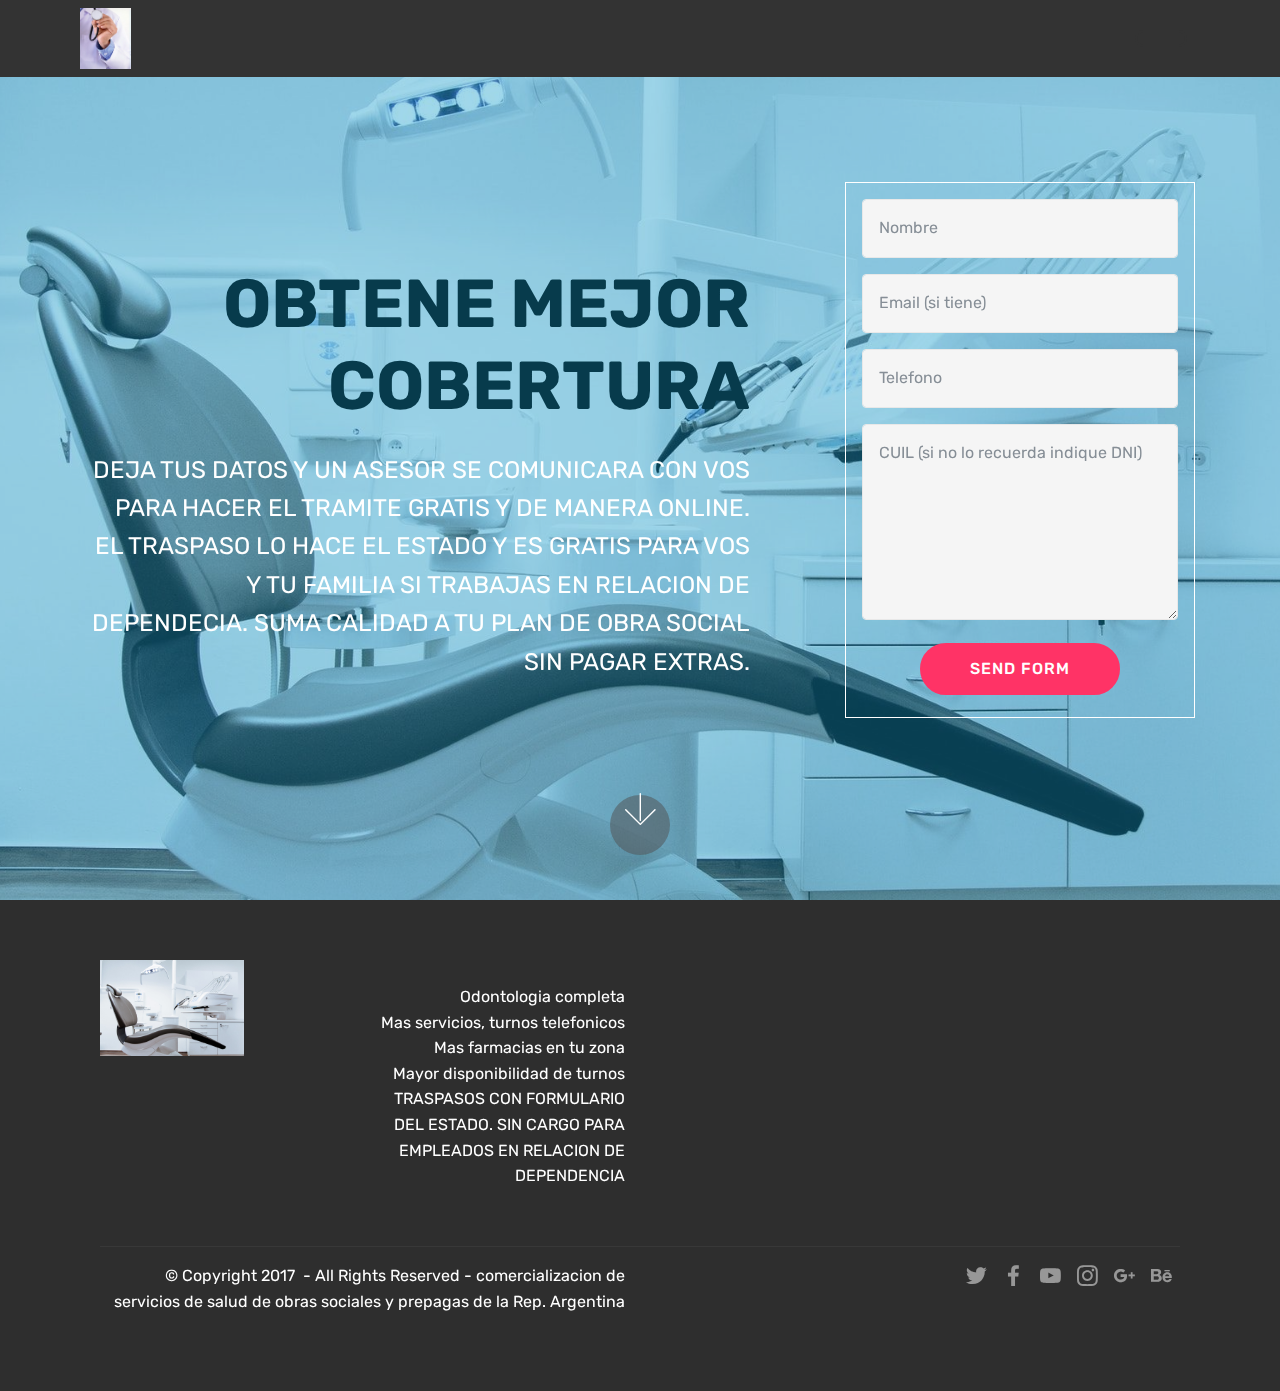
<file: index.html>
<!DOCTYPE html>
<html>
<head>
  <!-- Site made with Mobirise Website Builder v4.2.2, https://mobirise.com -->
  <meta charset="UTF-8">
  <meta http-equiv="X-UA-Compatible" content="IE=edge">
  <meta name="generator" content="Mobirise v4.2.2, mobirise.com">
  <meta name="viewport" content="width=device-width, initial-scale=1">
  <link rel="shortcut icon" href="assets/images/campaa1-470x565.jpg" type="image/x-icon">
  <meta name="description" content="">
  <title>Home</title>
  <link rel="stylesheet" href="assets/web/assets/mobirise-icons/mobirise-icons.css">
  <link rel="stylesheet" href="assets/tether/tether.min.css">
  <link rel="stylesheet" href="assets/bootstrap/css/bootstrap.min.css">
  <link rel="stylesheet" href="assets/bootstrap/css/bootstrap-grid.min.css">
  <link rel="stylesheet" href="assets/bootstrap/css/bootstrap-reboot.min.css">
  <link rel="stylesheet" href="assets/socicon/css/styles.css">
  <link rel="stylesheet" href="assets/dropdown/css/style.css">
  <link rel="stylesheet" href="assets/theme/css/style.css">
  <link rel="stylesheet" href="assets/mobirise/css/mbr-additional.css" type="text/css">
  
  
  
</head>
<body>
<section class="menu cid-qtlqsXWztq" once="menu" id="menu1-g" data-rv-view="188">

    

    <nav class="navbar navbar-expand beta-menu navbar-dropdown align-items-center navbar-fixed-top navbar-toggleable-sm">
        <button class="navbar-toggler navbar-toggler-right" type="button" data-toggle="collapse" data-target="#navbarSupportedContent" aria-controls="navbarSupportedContent" aria-expanded="false" aria-label="Toggle navigation">
            <div class="hamburger">
                <span></span>
                <span></span>
                <span></span>
                <span></span>
            </div>
        </button>
        <div class="menu-logo">
            <div class="navbar-brand">
                <span class="navbar-logo">
                    
                         <img src="assets/images/campaa1-470x565.jpg" alt="Mobirise" title="" media-simple="true" style="height: 3.8rem;">
                    
                </span>
                <span class="navbar-caption-wrap"><a class="navbar-caption text-white display-4" href="https://mobirise.com"></a></span>
            </div>
        </div>
        <div class="collapse navbar-collapse" id="navbarSupportedContent">
            <ul class="navbar-nav nav-dropdown" data-app-modern-menu="true"><li class="nav-item">
                    <a class="nav-link link text-white display-4" href="https://mobirise.com">&nbsp; &nbsp; &nbsp; &nbsp; &nbsp;</a>
                </li>
                <li class="nav-item">
                    <a class="nav-link link text-white display-4" href="https://mobirise.com">&nbsp;&nbsp;</a>
                </li></ul>
            <div class="navbar-buttons mbr-section-btn"><a class="btn btn-sm btn-black display-4" href="https://mobirise.com"></a></div>
        </div>
    </nav>
</section>

<section class="engine"><a href="https://mobirise.co/d">website software</a></section><section class="cid-qtlsgCsxDX mbr-fullscreen mbr-parallax-background" id="header15-k" data-rv-view="185">

    

    <div class="mbr-overlay" style="opacity: 0.4; background-color: rgb(20, 157, 204);"></div>

    <div class="container align-right">
<div class="row">
    <div class="mbr-white col-lg-8 col-md-7 content-container">
        <h1 class="mbr-section-title mbr-bold pb-3 mbr-fonts-style display-1"><br>OBTENE MEJOR COBERTURA</h1>
        <p class="mbr-text pb-3 mbr-fonts-style display-5">
            DEJA TUS DATOS Y UN ASESOR SE COMUNICARA CON VOS PARA HACER EL TRAMITE GRATIS Y DE MANERA ONLINE. EL TRASPASO LO HACE EL ESTADO Y ES GRATIS PARA VOS Y TU FAMILIA SI TRABAJAS EN RELACION DE DEPENDECIA. SUMA CALIDAD A TU PLAN DE OBRA SOCIAL SIN PAGAR EXTRAS.</p>
    </div>
    <div class="col-lg-4 col-md-5">
    <div class="form-container">
        <div class="media-container-column" data-form-type="formoid">
            <div data-form-alert="" hidden="" class="align-center">Listo! te contactaremos a la brevedad, debido a la gran cantidad de consultas, puede demorar mas de 24 hs. Gracias</div>
            <form class="mbr-form" action="https://mobirise.com/" method="post" data-form-title="Mobirise Form"><input type="hidden" data-form-email="true" value="b9CY/vmAol3F2bDs54n47Gs8uqkSbZKfoH+lYcP2edKFKEwj6CXdQbBkkTLDiQdR1DlmWSf/uNgnWyMimqWUsLXZSjg1mW2fI6qanvW3suCkxI915cawj75nOMdVLczz">
                <div data-for="name">
                    <div class="form-group">
                        <input type="text" class="form-control px-3" name="name" data-form-field="Name" placeholder="Nombre" required="" id="name-header15-k">
                    </div>
                </div>
                <div data-for="email">
                    <div class="form-group">
                        <input type="email" class="form-control px-3" name="email" data-form-field="Email" placeholder="Email (si tiene)" required="" id="email-header15-k">
                    </div>
                </div>
                <div data-for="phone">
                    <div class="form-group">
                        <input type="tel" class="form-control px-3" name="phone" data-form-field="Phone" placeholder="Telefono" id="phone-header15-k">
                    </div>
                </div>
                <div class="form-group" data-for="message">
                    <textarea type="text" class="form-control px-3" name="message" rows="7" placeholder="CUIL (si no lo recuerda indique DNI)" data-form-field="Message" id="message-header15-k"></textarea>
                </div>
                <span class="input-group-btn">
                    <button href="" type="submit" class="btn btn-secondary btn-form display-4">SEND FORM</button>
                </span>
            </form>
        </div>
    </div>
    </div>
</div>
    </div>
    <div class="mbr-arrow hidden-sm-down" aria-hidden="true">
        <a href="#next">
            <i class="mbri-down mbr-iconfont"></i>
        </a>
    </div>
</section>

<section class="cid-qtlqt9gknt" id="footer1-f" data-rv-view="190">

    

    

    <div class="container">
        <div class="media-container-row content text-white">
            <div class="col-12 col-md-3">
                <div class="media-wrap">
                    
                        <img src="assets/images/mbr-1620x1080.jpg" alt="Mobirise" title="" media-simple="true">
                    
                </div>
            </div>
            <div class="col-12 col-md-3 mbr-fonts-style display-7">
                <h5 class="pb-3"></h5>
                <p class="mbr-text">Odontologia completa<br>Mas servicios, turnos telefonicos<br>Mas farmacias en tu zona <br>Mayor disponibilidad de turnos<br>TRASPASOS CON FORMULARIO DEL ESTADO. SIN CARGO PARA EMPLEADOS EN RELACION DE DEPENDENCIA<br>&nbsp; &nbsp; &nbsp; &nbsp; &nbsp; &nbsp; &nbsp; &nbsp; &nbsp;<br></p>
            </div>
            <div class="col-12 col-md-3 mbr-fonts-style display-7">
                <h5 class="pb-3"></h5>
                <p class="mbr-text"></p>
            </div>
            <div class="col-12 col-md-3 mbr-fonts-style display-7">
                <h5 class="pb-3"></h5>
                <p class="mbr-text"></p>
            </div>
        </div>
        <div class="footer-lower">
            <div class="media-container-row">
                <div class="col-sm-12">
                    <hr>
                </div>
            </div>
            <div class="media-container-row mbr-white">
                <div class="col-sm-6 copyright">
                    <p class="mbr-text mbr-fonts-style display-7">
                        © Copyright 2017 &nbsp;- All Rights Reserved - comercializacion de servicios de salud de obras sociales y prepagas de la Rep. Argentina</p>
                </div>
                <div class="col-md-6">
                    <div class="social-list align-right">
                        <div class="soc-item">
                            <a href="https://twitter.com" target="_blank">
                                <span class="mbr-iconfont mbr-iconfont-social socicon-twitter socicon" media-simple="true"></span>
                            </a>
                        </div>
                        <div class="soc-item">
                            <a href="https://www.facebook.com/traspasosobrasocial/" target="_blank">
                                <span class="mbr-iconfont mbr-iconfont-social socicon-facebook socicon" media-simple="true"></span>
                            </a>
                        </div>
                        <div class="soc-item">
                            <a href="https://www.youtube.com/watch?v=J1DUVOtjE8Q" target="_blank">
                                <span class="mbr-iconfont mbr-iconfont-social socicon-youtube socicon" media-simple="true"></span>
                            </a>
                        </div>
                        <div class="soc-item">
                            <a href="https://instagram.com" target="_blank">
                                <span class="mbr-iconfont mbr-iconfont-social socicon-instagram socicon" media-simple="true"></span>
                            </a>
                        </div>
                        <div class="soc-item">
                            <a href="https://plus.google.com/u/0/+Mobirise" target="_blank">
                                <span class="socicon-googleplus socicon mbr-iconfont mbr-iconfont-social" media-simple="true"></span>
                            </a>
                        </div>
                        <div class="soc-item">
                            <a href="https://www.behance.net/Mobirise" target="_blank">
                                <span class="socicon-behance socicon mbr-iconfont mbr-iconfont-social" media-simple="true"></span>
                            </a>
                        </div>
                    </div>
                </div>
            </div>
        </div>
    </div>
</section>


  <script src="assets/web/assets/jquery/jquery.min.js"></script>
  <script src="assets/popper/popper.min.js"></script>
  <script src="assets/tether/tether.min.js"></script>
  <script src="assets/bootstrap/js/bootstrap.min.js"></script>
  <script src="assets/smooth-scroll/smooth-scroll.js"></script>
  <script src="assets/dropdown/js/script.min.js"></script>
  <script src="assets/touch-swipe/jquery.touch-swipe.min.js"></script>
  <script src="assets/jarallax/jarallax.min.js"></script>
  <script src="assets/theme/js/script.js"></script>
  <script src="assets/formoid/formoid.min.js"></script>
  
  
</body>
</html>
</file>
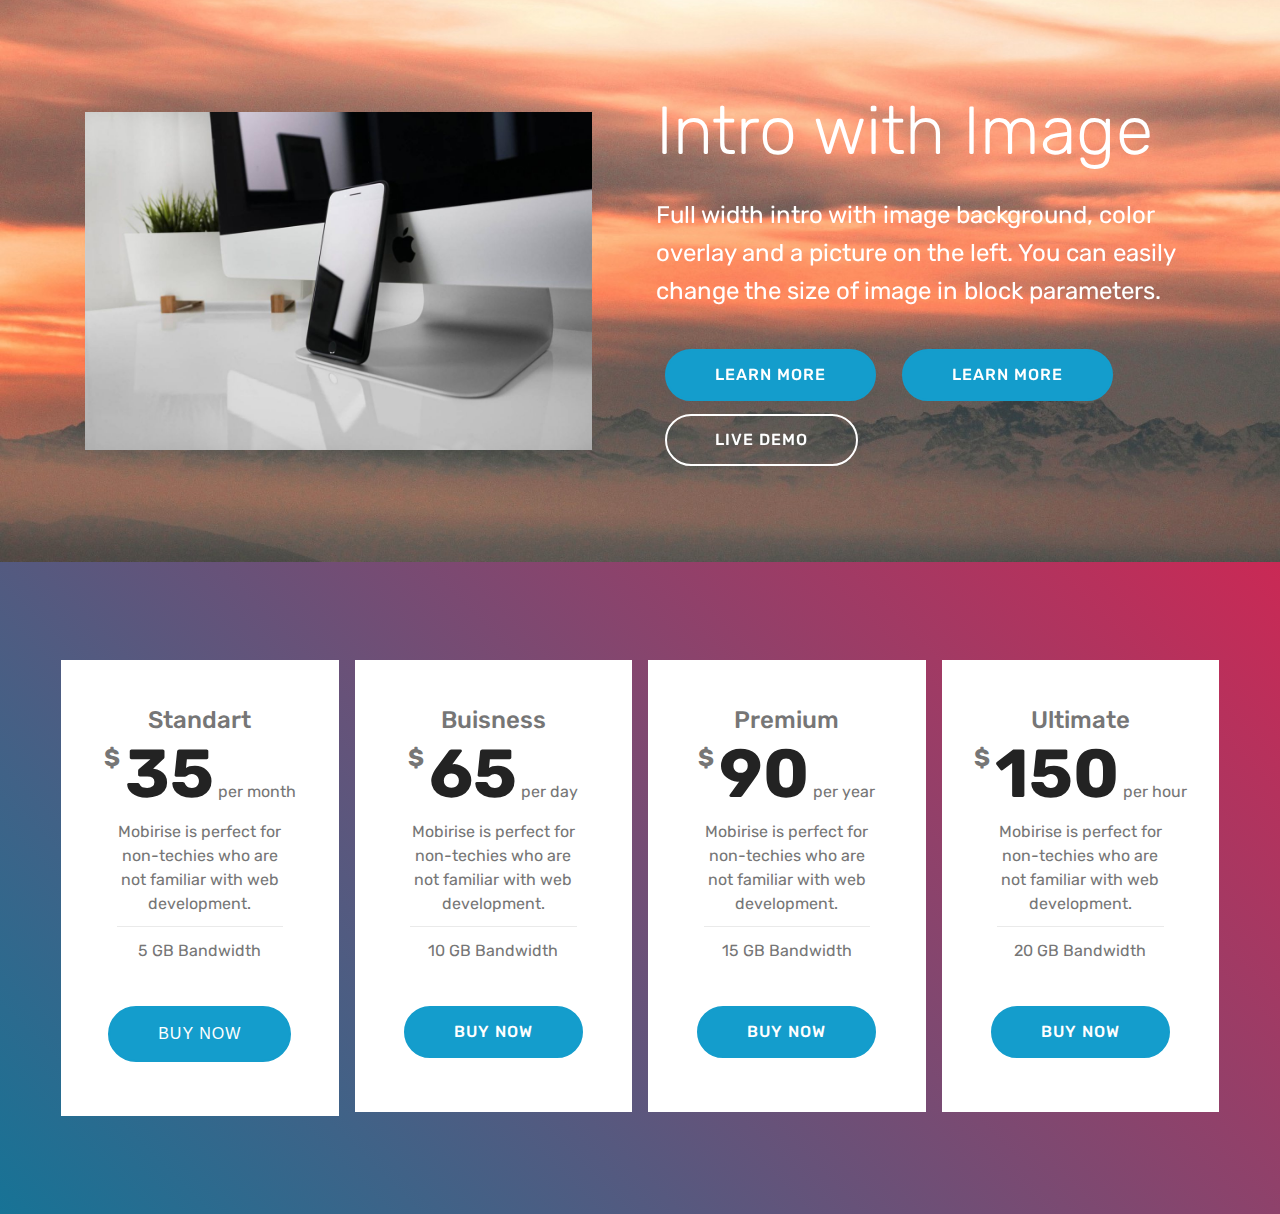
<file: page1.html>
<!DOCTYPE html>
<html>
<head>
  <!-- Site made with Mobirise Website Builder v4.2.2, https://mobirise.com -->
  <meta charset="UTF-8">
  <meta http-equiv="X-UA-Compatible" content="IE=edge">
  <meta name="generator" content="Mobirise v4.2.2, mobirise.com">
  <meta name="viewport" content="width=device-width, initial-scale=1">
  <link rel="shortcut icon" href="assets/images/campaa1-470x565.jpg" type="image/x-icon">
  <meta name="description" content="">
  <title>Page 1</title>
  <link rel="stylesheet" href="assets/tether/tether.min.css">
  <link rel="stylesheet" href="assets/bootstrap/css/bootstrap.min.css">
  <link rel="stylesheet" href="assets/bootstrap/css/bootstrap-grid.min.css">
  <link rel="stylesheet" href="assets/bootstrap/css/bootstrap-reboot.min.css">
  <link rel="stylesheet" href="assets/theme/css/style.css">
  <link rel="stylesheet" href="assets/mobirise/css/mbr-additional.css" type="text/css">
  
  
  
</head>
<body>
<section class="header3 cid-qtmFiEhzdH mbr-parallax-background" id="header3-t" data-rv-view="225">

    

    

    <div class="container">
        <div class="media-container-row">
            <div class="mbr-figure" style="width: 100%;">
                <img src="assets/images/01.jpg" alt="Mobirise" media-simple="true">
            </div>

            <div class="media-content">
                <h1 class="mbr-section-title mbr-white pb-3 mbr-fonts-style display-1">
                    Intro with Image
                </h1>
                
                <div class="mbr-section-text mbr-white pb-3 ">
                    <p class="mbr-text mbr-fonts-style display-5">
                        Full width intro with image background, color overlay and a picture on the left. You can easily change the size of image in block parameters.
                    </p>
                </div>
                <div class="mbr-section-btn"><a class="btn btn-md btn-primary display-4" href="https://mobirise.com">LEARN MORE</a> <a class="btn btn-md btn-primary display-4" href="https://mobirise.com">LEARN MORE</a>
                    <a class="btn btn-md btn-white-outline display-4" href="https://mobirise.com">LIVE DEMO</a></div>
            </div>
        </div>
    </div>

</section>

<section class="engine"><a href="https://mobirise.co/n">bootstrap modal form</a></section><section class="cid-qtmE7ruv6I" id="pricing-tables1-s" data-rv-view="228">

    

    
    <div class="container">
        <div class="media-container-row">

            <div class="plan col-12 mx-2 my-2 justify-content-center col-lg-3">
                <div class="plan-header text-center pt-5">
                    <h3 class="plan-title mbr-fonts-style display-5">
                        Standart
                    </h3>
                    <div class="plan-price">
                        <span class="price-value mbr-fonts-style display-5">
                            $
                        </span>
                        <span class="price-figure mbr-fonts-style display-1">
                              35</span>
                        <small class="price-term mbr-fonts-style display-7">
                            per month
                        </small>
                    </div>
                </div>
                <div class="plan-body">
                    <div class="plan-list align-center">
                        <ul class="list-group list-group-flush mbr-fonts-style display-7">
                            <li class="list-group-item">
                                Mobirise is perfect for non-techies who are not familiar with web development.
                            </li>
                            <li class="list-group-item">
                                5 GB Bandwidth
                            </li>
                        </ul>
                    </div>
                    <div class="mbr-section-btn text-center py-4 pb-5">
                        <a href="https://mobirise.com" class="btn btn-primary">BUY NOW</a>
                    </div>
                </div>
            </div>

            <div class="plan col-12 mx-2 my-2 justify-content-center col-lg-3">
                <div class="plan-header text-center pt-5">
                    <h3 class="plan-title mbr-fonts-style display-5">
                        Buisness
                    </h3>
                    <div class="plan-price">
                        <span class="price-value mbr-fonts-style display-5">
                            $
                        </span>
                        <span class="price-figure mbr-fonts-style display-1">
                            65</span>
                        <small class="price-term mbr-fonts-style display-7">
                            per day
                        </small>
                    </div>
                </div>
                <div class="plan-body">
                    <div class="plan-list align-center">
                        <ul class="list-group list-group-flush mbr-fonts-style display-7">
                            <li class="list-group-item">
                                Mobirise is perfect for non-techies who are not familiar with web development.
                            </li>
                            <li class="list-group-item">
                                10 GB Bandwidth
                            </li>
                        </ul>
                    </div>
                    <div class="mbr-section-btn text-center py-4 pb-5">
                        <a href="https://mobirise.com" class="btn btn-primary display-4">BUY NOW</a>
                    </div>
                </div>
            </div>

            <div class="plan col-12 mx-2 my-2 justify-content-center col-lg-3">
                <div class="plan-header text-center pt-5">
                    <h3 class="plan-title mbr-fonts-style display-5">
                        Premium
                    </h3>
                    <div class="plan-price">
                        <span class="price-value mbr-fonts-style display-5">
                            $
                        </span>
                        <span class="price-figure mbr-fonts-style display-1">
                            90</span>
                        <small class="price-term mbr-fonts-style display-7">
                            per year
                        </small>
                    </div>
                </div>
                <div class="plan-body">
                    <div class="plan-list align-center">
                        <ul class="list-group list-group-flush mbr-fonts-style display-7">
                            <li class="list-group-item">
                                Mobirise is perfect for non-techies who are not familiar with web development.
                            </li>
                            <li class="list-group-item">
                                15 GB Bandwidth
                            </li>
                        </ul>
                    </div>
                    <div class="mbr-section-btn text-center py-4 pb-5">
                        <a href="https://mobirise.com" class="btn btn-primary display-4">BUY NOW</a>
                    </div>
                </div>
            </div>

            <div class="plan col-12 mx-2 my-2 justify-content-center col-lg-3">
                <div class="plan-header text-center pt-5">
                    <h3 class="plan-title mbr-fonts-style display-5">
                        Ultimate
                    </h3>
                    <div class="plan-price">
                        <span class="price-value mbr-fonts-style display-5">
                            $
                        </span>
                        <span class="price-figure mbr-fonts-style display-1">
                            150</span>
                        <small class="price-term mbr-fonts-style display-7">
                            per hour
                        </small>
                    </div>
                </div>
                <div class="plan-body">
                    <div class="plan-list align-center">
                        <ul class="list-group list-group-flush mbr-fonts-style display-7">
                            <li class="list-group-item">
                                Mobirise is perfect for non-techies who are not familiar with web development.
                            </li>
                            <li class="list-group-item">
                                20 GB Bandwidth
                            </li>
                        </ul>
                    </div>
                    <div class="mbr-section-btn text-center py-4 pb-5">
                        <a href="https://mobirise.com" class="btn btn-primary display-4">BUY NOW</a>
                    </div>
                </div>
            </div>
        </div>
    </div>
</section>


  <script src="assets/web/assets/jquery/jquery.min.js"></script>
  <script src="assets/popper/popper.min.js"></script>
  <script src="assets/tether/tether.min.js"></script>
  <script src="assets/bootstrap/js/bootstrap.min.js"></script>
  <script src="assets/smooth-scroll/smooth-scroll.js"></script>
  <script src="assets/jarallax/jarallax.min.js"></script>
  <script src="assets/theme/js/script.js"></script>
  
  
</body>
</html>
</file>
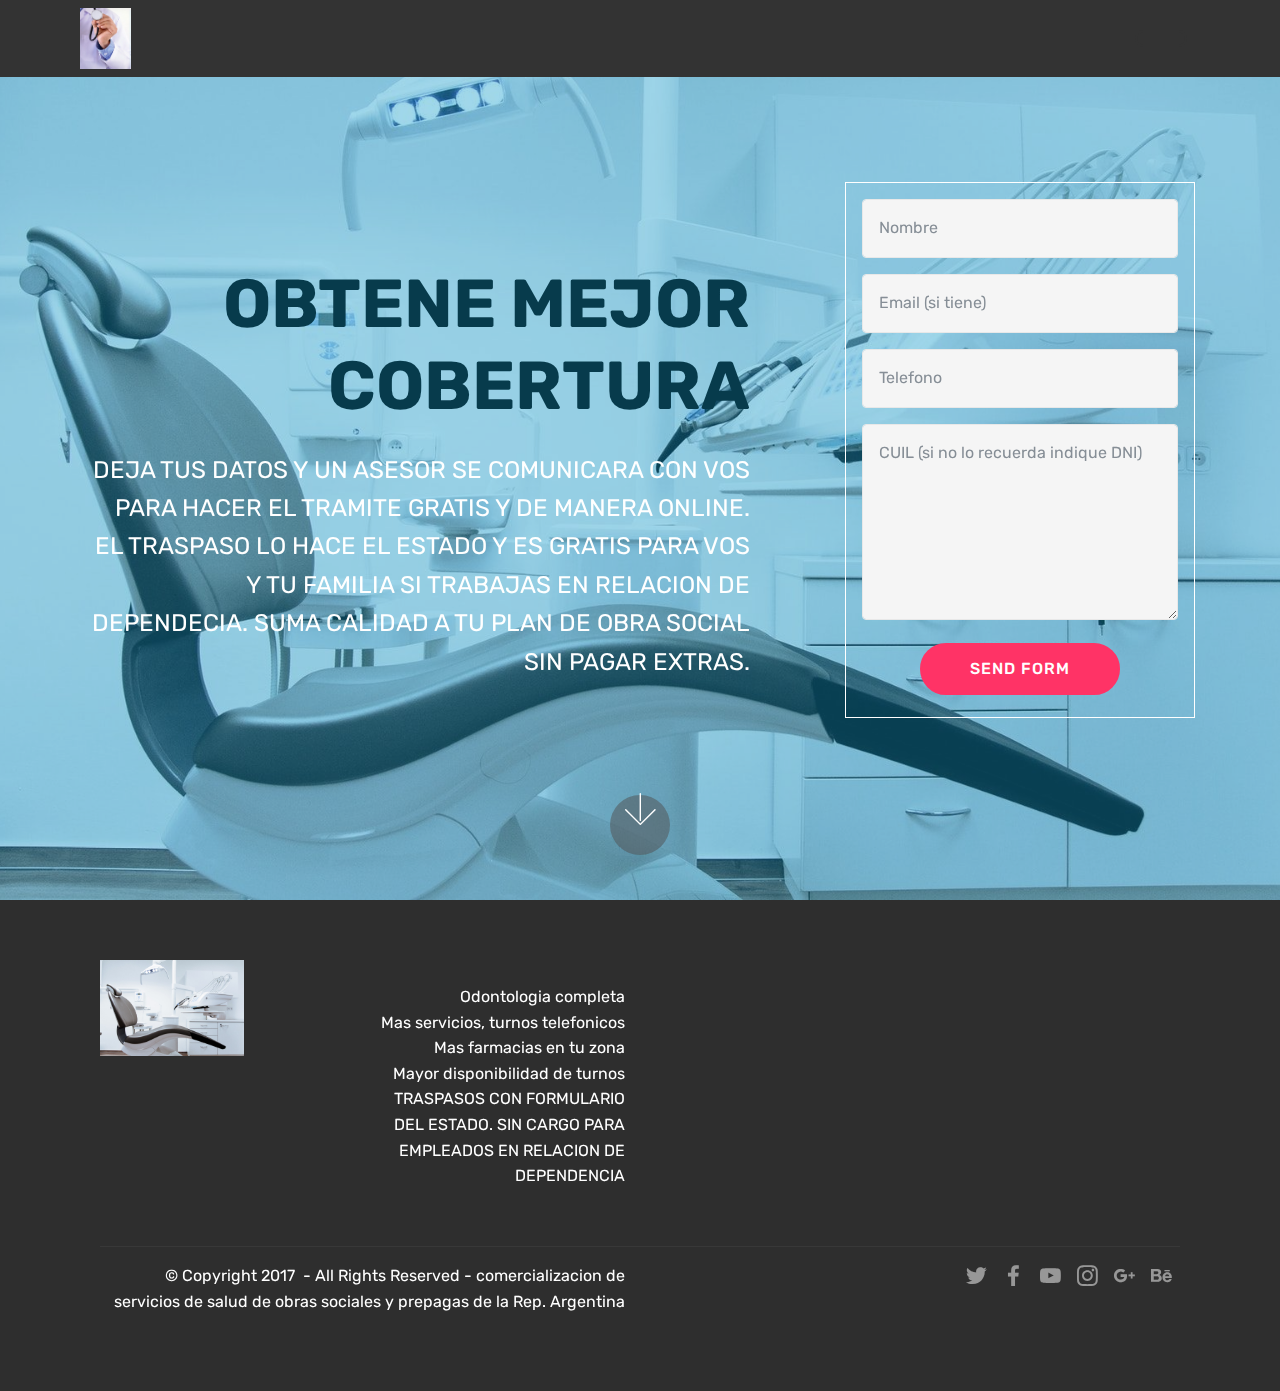
<file: page2.html>
<!DOCTYPE html>
<html>
<head>
  <!-- Site made with Mobirise Website Builder v4.2.2, https://mobirise.com -->
  <meta charset="UTF-8">
  <meta http-equiv="X-UA-Compatible" content="IE=edge">
  <meta name="generator" content="Mobirise v4.2.2, mobirise.com">
  <meta name="viewport" content="width=device-width, initial-scale=1">
  <link rel="shortcut icon" href="assets/images/campaa1-470x565.jpg" type="image/x-icon">
  <meta name="description" content="">
  <title>Page 2</title>
  <link rel="stylesheet" href="assets/web/assets/mobirise-icons/mobirise-icons.css">
  <link rel="stylesheet" href="assets/tether/tether.min.css">
  <link rel="stylesheet" href="assets/bootstrap/css/bootstrap.min.css">
  <link rel="stylesheet" href="assets/bootstrap/css/bootstrap-grid.min.css">
  <link rel="stylesheet" href="assets/bootstrap/css/bootstrap-reboot.min.css">
  <link rel="stylesheet" href="assets/socicon/css/styles.css">
  <link rel="stylesheet" href="assets/dropdown/css/style.css">
  <link rel="stylesheet" href="assets/theme/css/style.css">
  <link rel="stylesheet" href="assets/mobirise/css/mbr-additional.css" type="text/css">
  
  
  
</head>
<body>
<section class="menu cid-qtlqsXWztq" once="menu" id="menu1-p" data-rv-view="234">

    

    <nav class="navbar navbar-expand beta-menu navbar-dropdown align-items-center navbar-fixed-top navbar-toggleable-sm">
        <button class="navbar-toggler navbar-toggler-right" type="button" data-toggle="collapse" data-target="#navbarSupportedContent" aria-controls="navbarSupportedContent" aria-expanded="false" aria-label="Toggle navigation">
            <div class="hamburger">
                <span></span>
                <span></span>
                <span></span>
                <span></span>
            </div>
        </button>
        <div class="menu-logo">
            <div class="navbar-brand">
                <span class="navbar-logo">
                    
                         <img src="assets/images/campaa1-470x565.jpg" alt="Mobirise" title="" media-simple="true" style="height: 3.8rem;">
                    
                </span>
                <span class="navbar-caption-wrap"><a class="navbar-caption text-white display-4" href="https://mobirise.com"></a></span>
            </div>
        </div>
        <div class="collapse navbar-collapse" id="navbarSupportedContent">
            <ul class="navbar-nav nav-dropdown" data-app-modern-menu="true"><li class="nav-item">
                    <a class="nav-link link text-white display-4" href="https://mobirise.com">&nbsp; &nbsp; &nbsp; &nbsp; &nbsp;</a>
                </li>
                <li class="nav-item">
                    <a class="nav-link link text-white display-4" href="https://mobirise.com">&nbsp;&nbsp;</a>
                </li></ul>
            <div class="navbar-buttons mbr-section-btn"><a class="btn btn-sm btn-black display-4" href="https://mobirise.com"></a></div>
        </div>
    </nav>
</section>

<section class="engine"><a href="https://mobirise.co/c">web page maker</a></section><section class="cid-qtlsgCsxDX mbr-fullscreen mbr-parallax-background" id="header15-o" data-rv-view="231">

    

    <div class="mbr-overlay" style="opacity: 0.4; background-color: rgb(20, 157, 204);"></div>

    <div class="container align-right">
<div class="row">
    <div class="mbr-white col-lg-8 col-md-7 content-container">
        <h1 class="mbr-section-title mbr-bold pb-3 mbr-fonts-style display-1"><br>OBTENE MEJOR COBERTURA</h1>
        <p class="mbr-text pb-3 mbr-fonts-style display-5">
            DEJA TUS DATOS Y UN ASESOR SE COMUNICARA CON VOS PARA HACER EL TRAMITE GRATIS Y DE MANERA ONLINE. EL TRASPASO LO HACE EL ESTADO Y ES GRATIS PARA VOS Y TU FAMILIA SI TRABAJAS EN RELACION DE DEPENDECIA. SUMA CALIDAD A TU PLAN DE OBRA SOCIAL SIN PAGAR EXTRAS.</p>
    </div>
    <div class="col-lg-4 col-md-5">
    <div class="form-container">
        <div class="media-container-column" data-form-type="formoid">
            <div data-form-alert="" hidden="" class="align-center">Listo! te contactaremos a la brevedad, debido a la gran cantidad de consultas, puede demorar mas de 24 hs. Gracias</div>
            <form class="mbr-form" action="https://mobirise.com/" method="post" data-form-title="Mobirise Form"><input type="hidden" data-form-email="true" value="ecklZ8U1cTvMOZ3/M+/3Alce6GPlVH8XTevG1k/unL6X+rSTDQELEy9izArneak5M2vh1EPlrz/qw3NdQZpKWd7lpQjR0/J3EoyRJI+HUirmbx98LKumUFWGVDsF+Qm9">
                <div data-for="name">
                    <div class="form-group">
                        <input type="text" class="form-control px-3" name="name" data-form-field="Name" placeholder="Nombre" required="" id="name-header15-o">
                    </div>
                </div>
                <div data-for="email">
                    <div class="form-group">
                        <input type="email" class="form-control px-3" name="email" data-form-field="Email" placeholder="Email (si tiene)" required="" id="email-header15-o">
                    </div>
                </div>
                <div data-for="phone">
                    <div class="form-group">
                        <input type="tel" class="form-control px-3" name="phone" data-form-field="Phone" placeholder="Telefono" id="phone-header15-o">
                    </div>
                </div>
                <div class="form-group" data-for="message">
                    <textarea type="text" class="form-control px-3" name="message" rows="7" placeholder="CUIL (si no lo recuerda indique DNI)" data-form-field="Message" id="message-header15-o"></textarea>
                </div>
                <span class="input-group-btn">
                    <button href="" type="submit" class="btn btn-secondary btn-form display-4">SEND FORM</button>
                </span>
            </form>
        </div>
    </div>
    </div>
</div>
    </div>
    <div class="mbr-arrow hidden-sm-down" aria-hidden="true">
        <a href="#next">
            <i class="mbri-down mbr-iconfont"></i>
        </a>
    </div>
</section>

<section class="cid-qtlqt9gknt" id="footer1-q" data-rv-view="236">

    

    

    <div class="container">
        <div class="media-container-row content text-white">
            <div class="col-12 col-md-3">
                <div class="media-wrap">
                    
                        <img src="assets/images/mbr-1620x1080.jpg" alt="Mobirise" title="" media-simple="true">
                    
                </div>
            </div>
            <div class="col-12 col-md-3 mbr-fonts-style display-7">
                <h5 class="pb-3"></h5>
                <p class="mbr-text">Odontologia completa<br>Mas servicios, turnos telefonicos<br>Mas farmacias en tu zona <br>Mayor disponibilidad de turnos<br>TRASPASOS CON FORMULARIO DEL ESTADO. SIN CARGO PARA EMPLEADOS EN RELACION DE DEPENDENCIA<br>&nbsp; &nbsp; &nbsp; &nbsp; &nbsp; &nbsp; &nbsp; &nbsp; &nbsp;<br></p>
            </div>
            <div class="col-12 col-md-3 mbr-fonts-style display-7">
                <h5 class="pb-3"></h5>
                <p class="mbr-text"></p>
            </div>
            <div class="col-12 col-md-3 mbr-fonts-style display-7">
                <h5 class="pb-3"></h5>
                <p class="mbr-text"></p>
            </div>
        </div>
        <div class="footer-lower">
            <div class="media-container-row">
                <div class="col-sm-12">
                    <hr>
                </div>
            </div>
            <div class="media-container-row mbr-white">
                <div class="col-sm-6 copyright">
                    <p class="mbr-text mbr-fonts-style display-7">
                        © Copyright 2017 &nbsp;- All Rights Reserved - comercializacion de servicios de salud de obras sociales y prepagas de la Rep. Argentina</p>
                </div>
                <div class="col-md-6">
                    <div class="social-list align-right">
                        <div class="soc-item">
                            <a href="https://twitter.com" target="_blank">
                                <span class="mbr-iconfont mbr-iconfont-social socicon-twitter socicon" media-simple="true"></span>
                            </a>
                        </div>
                        <div class="soc-item">
                            <a href="https://www.facebook.com/traspasosobrasocial/" target="_blank">
                                <span class="mbr-iconfont mbr-iconfont-social socicon-facebook socicon" media-simple="true"></span>
                            </a>
                        </div>
                        <div class="soc-item">
                            <a href="https://www.youtube.com/watch?v=J1DUVOtjE8Q" target="_blank">
                                <span class="mbr-iconfont mbr-iconfont-social socicon-youtube socicon" media-simple="true"></span>
                            </a>
                        </div>
                        <div class="soc-item">
                            <a href="https://instagram.com" target="_blank">
                                <span class="mbr-iconfont mbr-iconfont-social socicon-instagram socicon" media-simple="true"></span>
                            </a>
                        </div>
                        <div class="soc-item">
                            <a href="https://plus.google.com/u/0/+Mobirise" target="_blank">
                                <span class="socicon-googleplus socicon mbr-iconfont mbr-iconfont-social" media-simple="true"></span>
                            </a>
                        </div>
                        <div class="soc-item">
                            <a href="https://www.behance.net/Mobirise" target="_blank">
                                <span class="socicon-behance socicon mbr-iconfont mbr-iconfont-social" media-simple="true"></span>
                            </a>
                        </div>
                    </div>
                </div>
            </div>
        </div>
    </div>
</section>


  <script src="assets/web/assets/jquery/jquery.min.js"></script>
  <script src="assets/popper/popper.min.js"></script>
  <script src="assets/tether/tether.min.js"></script>
  <script src="assets/bootstrap/js/bootstrap.min.js"></script>
  <script src="assets/smooth-scroll/smooth-scroll.js"></script>
  <script src="assets/dropdown/js/script.min.js"></script>
  <script src="assets/touch-swipe/jquery.touch-swipe.min.js"></script>
  <script src="assets/jarallax/jarallax.min.js"></script>
  <script src="assets/theme/js/script.js"></script>
  <script src="assets/formoid/formoid.min.js"></script>
  
  
</body>
</html>
</file>
<file: assets/web/assets/mobirise-icons/mobirise-icons.css>
@font-face {
  font-family: 'MobiriseIcons';
  src:  url('mobirise-icons.eot?spat4u');
  src:  url('mobirise-icons.eot?spat4u#iefix') format('embedded-opentype'),
    url('mobirise-icons.ttf?spat4u') format('truetype'),
    url('mobirise-icons.woff?spat4u') format('woff'),
    url('mobirise-icons.svg?spat4u#MobiriseIcons') format('svg');
  font-weight: normal;
  font-style: normal;
}

[class^="mbri-"], [class*=" mbri-"] {
  /* use !important to prevent issues with browser extensions that change fonts */
  font-family: MobiriseIcons !important;
  speak: none;
  font-style: normal;
  font-weight: normal;
  font-variant: normal;
  text-transform: none;
  line-height: 1;

  /* Better Font Rendering =========== */
  -webkit-font-smoothing: antialiased;
  -moz-osx-font-smoothing: grayscale;
}

.mbri-add-submenu:before {
  content: "\e900";
}
.mbri-alert:before {
  content: "\e901";
}
.mbri-align-center:before {
  content: "\e902";
}
.mbri-align-justify:before {
  content: "\e903";
}
.mbri-align-left:before {
  content: "\e904";
}
.mbri-align-right:before {
  content: "\e905";
}
.mbri-android:before {
  content: "\e906";
}
.mbri-apple:before {
  content: "\e907";
}
.mbri-arrow-down:before {
  content: "\e908";
}
.mbri-arrow-next:before {
  content: "\e909";
}
.mbri-arrow-prev:before {
  content: "\e90a";
}
.mbri-arrow-up:before {
  content: "\e90b";
}
.mbri-bold:before {
  content: "\e90c";
}
.mbri-bookmark:before {
  content: "\e90d";
}
.mbri-bootstrap:before {
  content: "\e90e";
}
.mbri-briefcase:before {
  content: "\e90f";
}
.mbri-browse:before {
  content: "\e910";
}
.mbri-bulleted-list:before {
  content: "\e911";
}
.mbri-calendar:before {
  content: "\e912";
}
.mbri-camera:before {
  content: "\e913";
}
.mbri-cart-add:before {
  content: "\e914";
}
.mbri-cart-full:before {
  content: "\e915";
}
.mbri-cash:before {
  content: "\e916";
}
.mbri-change-style:before {
  content: "\e917";
}
.mbri-chat:before {
  content: "\e918";
}
.mbri-clock:before {
  content: "\e919";
}
.mbri-close:before {
  content: "\e91a";
}
.mbri-cloud:before {
  content: "\e91b";
}
.mbri-code:before {
  content: "\e91c";
}
.mbri-contact-form:before {
  content: "\e91d";
}
.mbri-credit-card:before {
  content: "\e91e";
}
.mbri-cursor-click:before {
  content: "\e91f";
}
.mbri-cust-feedback:before {
  content: "\e920";
}
.mbri-database:before {
  content: "\e921";
}
.mbri-delivery:before {
  content: "\e922";
}
.mbri-desktop:before {
  content: "\e923";
}
.mbri-devices:before {
  content: "\e924";
}
.mbri-down:before {
  content: "\e925";
}
.mbri-download:before {
  content: "\e989";
}
.mbri-drag-n-drop:before {
  content: "\e927";
}
.mbri-drag-n-drop2:before {
  content: "\e928";
}
.mbri-edit:before {
  content: "\e929";
}
.mbri-edit2:before {
  content: "\e92a";
}
.mbri-error:before {
  content: "\e92b";
}
.mbri-extension:before {
  content: "\e92c";
}
.mbri-features:before {
  content: "\e92d";
}
.mbri-file:before {
  content: "\e92e";
}
.mbri-flag:before {
  content: "\e92f";
}
.mbri-folder:before {
  content: "\e930";
}
.mbri-gift:before {
  content: "\e931";
}
.mbri-github:before {
  content: "\e932";
}
.mbri-globe:before {
  content: "\e933";
}
.mbri-globe-2:before {
  content: "\e934";
}
.mbri-growing-chart:before {
  content: "\e935";
}
.mbri-hearth:before {
  content: "\e936";
}
.mbri-help:before {
  content: "\e937";
}
.mbri-home:before {
  content: "\e938";
}
.mbri-hot-cup:before {
  content: "\e939";
}
.mbri-idea:before {
  content: "\e93a";
}
.mbri-image-gallery:before {
  content: "\e93b";
}
.mbri-image-slider:before {
  content: "\e93c";
}
.mbri-info:before {
  content: "\e93d";
}
.mbri-italic:before {
  content: "\e93e";
}
.mbri-key:before {
  content: "\e93f";
}
.mbri-laptop:before {
  content: "\e940";
}
.mbri-layers:before {
  content: "\e941";
}
.mbri-left-right:before {
  content: "\e942";
}
.mbri-left:before {
  content: "\e943";
}
.mbri-letter:before {
  content: "\e944";
}
.mbri-like:before {
  content: "\e945";
}
.mbri-link:before {
  content: "\e946";
}
.mbri-lock:before {
  content: "\e947";
}
.mbri-login:before {
  content: "\e948";
}
.mbri-logout:before {
  content: "\e949";
}
.mbri-magic-stick:before {
  content: "\e94a";
}
.mbri-map-pin:before {
  content: "\e94b";
}
.mbri-menu:before {
  content: "\e94c";
}
.mbri-mobile:before {
  content: "\e94d";
}
.mbri-mobile2:before {
  content: "\e94e";
}
.mbri-mobirise:before {
  content: "\e94f";
}
.mbri-more-horizontal:before {
  content: "\e950";
}
.mbri-more-vertical:before {
  content: "\e951";
}
.mbri-music:before {
  content: "\e952";
}
.mbri-new-file:before {
  content: "\e953";
}
.mbri-numbered-list:before {
  content: "\e954";
}
.mbri-opened-folder:before {
  content: "\e955";
}
.mbri-pages:before {
  content: "\e956";
}
.mbri-paper-plane:before {
  content: "\e957";
}
.mbri-paperclip:before {
  content: "\e958";
}
.mbri-photo:before {
  content: "\e959";
}
.mbri-photos:before {
  content: "\e95a";
}
.mbri-pin:before {
  content: "\e95b";
}
.mbri-play:before {
  content: "\e95c";
}
.mbri-plus:before {
  content: "\e95d";
}
.mbri-preview:before {
  content: "\e95e";
}
.mbri-print:before {
  content: "\e95f";
}
.mbri-protect:before {
  content: "\e960";
}
.mbri-question:before {
  content: "\e961";
}
.mbri-quote-left:before {
  content: "\e962";
}
.mbri-quote-right:before {
  content: "\e963";
}
.mbri-refresh:before {
  content: "\e964";
}
.mbri-responsive:before {
  content: "\e965";
}
.mbri-right:before {
  content: "\e966";
}
.mbri-rocket:before {
  content: "\e967";
}
.mbri-sad-face:before {
  content: "\e968";
}
.mbri-sale:before {
  content: "\e969";
}
.mbri-save:before {
  content: "\e96a";
}
.mbri-search:before {
  content: "\e96b";
}
.mbri-setting:before {
  content: "\e96c";
}
.mbri-setting2:before {
  content: "\e96d";
}
.mbri-setting3:before {
  content: "\e96e";
}
.mbri-share:before {
  content: "\e96f";
}
.mbri-shopping-bag:before {
  content: "\e970";
}
.mbri-shopping-basket:before {
  content: "\e971";
}
.mbri-shopping-cart:before {
  content: "\e972";
}
.mbri-sites:before {
  content: "\e973";
}
.mbri-smile-face:before {
  content: "\e974";
}
.mbri-speed:before {
  content: "\e975";
}
.mbri-star:before {
  content: "\e976";
}
.mbri-success:before {
  content: "\e977";
}
.mbri-sun:before {
  content: "\e978";
}
.mbri-sun2:before {
  content: "\e979";
}
.mbri-tablet:before {
  content: "\e97a";
}
.mbri-tablet-vertical:before {
  content: "\e97b";
}
.mbri-target:before {
  content: "\e97c";
}
.mbri-timer:before {
  content: "\e97d";
}
.mbri-to-ftp:before {
  content: "\e97e";
}
.mbri-to-local-drive:before {
  content: "\e97f";
}
.mbri-touch-swipe:before {
  content: "\e980";
}
.mbri-touch:before {
  content: "\e981";
}
.mbri-trash:before {
  content: "\e982";
}
.mbri-underline:before {
  content: "\e983";
}
.mbri-unlink:before {
  content: "\e984";
}
.mbri-unlock:before {
  content: "\e985";
}
.mbri-up-down:before {
  content: "\e986";
}
.mbri-up:before {
  content: "\e987";
}
.mbri-update:before {
  content: "\e988";
}
.mbri-upload:before {
 content: "\e926"; 
}
.mbri-user:before {
  content: "\e98a";
}
.mbri-user2:before {
  content: "\e98b";
}
.mbri-users:before {
  content: "\e98c";
}
.mbri-video:before {
  content: "\e98d";
}
.mbri-video-play:before {
  content: "\e98e";
}
.mbri-watch:before {
  content: "\e98f";
}
.mbri-website-theme:before {
  content: "\e990";
}
.mbri-wifi:before {
  content: "\e991";
}
.mbri-windows:before {
  content: "\e992";
}
.mbri-zoom-out:before {
  content: "\e993";
}
.mbri-redo:before {
  content: "\e994";
}
.mbri-undo:before {
  content: "\e995";
}
</file>
<file: assets/socicon/css/styles.css>
@charset "UTF-8";

@font-face {
  font-family: "socicon";
  src:url("../fonts/socicon.eot");
  src:url("../fonts/socicon.eot?#iefix") format("embedded-opentype"),
    url("../fonts/socicon.woff") format("woff"),
    url("../fonts/socicon.ttf") format("truetype"),
    url("../fonts/socicon.svg#socicon") format("svg");
  font-weight: normal;
  font-style: normal;

}

[data-icon]:before {
  font-family: "socicon" !important;
  content: attr(data-icon);
  font-style: normal !important;
  font-weight: normal !important;
  font-variant: normal !important;
  text-transform: none !important;
  speak: none;
  line-height: 1;
  -webkit-font-smoothing: antialiased;
  -moz-osx-font-smoothing: grayscale;
}

[class^="socicon-"]:before,
[class*=" socicon-"]:before {
  font-family: "socicon" !important;
  font-style: normal !important;
  font-weight: normal !important;
  font-variant: normal !important;
  text-transform: none !important;
  speak: none;
  line-height: 1;
  -webkit-font-smoothing: antialiased;
  -moz-osx-font-smoothing: grayscale;
}

.socicon-modelmayhem:before {
  content: "\e000";
}
.socicon-mixcloud:before {
  content: "\e001";
}
.socicon-drupal:before {
  content: "\e002";
}
.socicon-swarm:before {
  content: "\e003";
}
.socicon-istock:before {
  content: "\e004";
}
.socicon-yammer:before {
  content: "\e005";
}
.socicon-ello:before {
  content: "\e006";
}
.socicon-stackoverflow:before {
  content: "\e007";
}
.socicon-persona:before {
  content: "\e008";
}
.socicon-triplej:before {
  content: "\e009";
}
.socicon-houzz:before {
  content: "\e00a";
}
.socicon-rss:before {
  content: "\e00b";
}
.socicon-paypal:before {
  content: "\e00c";
}
.socicon-odnoklassniki:before {
  content: "\e00d";
}
.socicon-airbnb:before {
  content: "\e00e";
}
.socicon-periscope:before {
  content: "\e00f";
}
.socicon-outlook:before {
  content: "\e010";
}
.socicon-coderwall:before {
  content: "\e011";
}
.socicon-tripadvisor:before {
  content: "\e012";
}
.socicon-appnet:before {
  content: "\e013";
}
.socicon-goodreads:before {
  content: "\e014";
}
.socicon-tripit:before {
  content: "\e015";
}
.socicon-lanyrd:before {
  content: "\e016";
}
.socicon-slideshare:before {
  content: "\e017";
}
.socicon-buffer:before {
  content: "\e018";
}
.socicon-disqus:before {
  content: "\e019";
}
.socicon-vkontakte:before {
  content: "\e01a";
}
.socicon-whatsapp:before {
  content: "\e01b";
}
.socicon-patreon:before {
  content: "\e01c";
}
.socicon-storehouse:before {
  content: "\e01d";
}
.socicon-pocket:before {
  content: "\e01e";
}
.socicon-mail:before {
  content: "\e01f";
}
.socicon-blogger:before {
  content: "\e020";
}
.socicon-technorati:before {
  content: "\e021";
}
.socicon-reddit:before {
  content: "\e022";
}
.socicon-dribbble:before {
  content: "\e023";
}
.socicon-stumbleupon:before {
  content: "\e024";
}
.socicon-digg:before {
  content: "\e025";
}
.socicon-envato:before {
  content: "\e026";
}
.socicon-behance:before {
  content: "\e027";
}
.socicon-delicious:before {
  content: "\e028";
}
.socicon-deviantart:before {
  content: "\e029";
}
.socicon-forrst:before {
  content: "\e02a";
}
.socicon-play:before {
  content: "\e02b";
}
.socicon-zerply:before {
  content: "\e02c";
}
.socicon-wikipedia:before {
  content: "\e02d";
}
.socicon-apple:before {
  content: "\e02e";
}
.socicon-flattr:before {
  content: "\e02f";
}
.socicon-github:before {
  content: "\e030";
}
.socicon-renren:before {
  content: "\e031";
}
.socicon-friendfeed:before {
  content: "\e032";
}
.socicon-newsvine:before {
  content: "\e033";
}
.socicon-identica:before {
  content: "\e034";
}
.socicon-bebo:before {
  content: "\e035";
}
.socicon-zynga:before {
  content: "\e036";
}
.socicon-steam:before {
  content: "\e037";
}
.socicon-xbox:before {
  content: "\e038";
}
.socicon-windows:before {
  content: "\e039";
}
.socicon-qq:before {
  content: "\e03a";
}
.socicon-douban:before {
  content: "\e03b";
}
.socicon-meetup:before {
  content: "\e03c";
}
.socicon-playstation:before {
  content: "\e03d";
}
.socicon-android:before {
  content: "\e03e";
}
.socicon-snapchat:before {
  content: "\e03f";
}
.socicon-twitter:before {
  content: "\e040";
}
.socicon-facebook:before {
  content: "\e041";
}
.socicon-googleplus:before {
  content: "\e042";
}
.socicon-pinterest:before {
  content: "\e043";
}
.socicon-foursquare:before {
  content: "\e044";
}
.socicon-yahoo:before {
  content: "\e045";
}
.socicon-skype:before {
  content: "\e046";
}
.socicon-yelp:before {
  content: "\e047";
}
.socicon-feedburner:before {
  content: "\e048";
}
.socicon-linkedin:before {
  content: "\e049";
}
.socicon-viadeo:before {
  content: "\e04a";
}
.socicon-xing:before {
  content: "\e04b";
}
.socicon-myspace:before {
  content: "\e04c";
}
.socicon-soundcloud:before {
  content: "\e04d";
}
.socicon-spotify:before {
  content: "\e04e";
}
.socicon-grooveshark:before {
  content: "\e04f";
}
.socicon-lastfm:before {
  content: "\e050";
}
.socicon-youtube:before {
  content: "\e051";
}
.socicon-vimeo:before {
  content: "\e052";
}
.socicon-dailymotion:before {
  content: "\e053";
}
.socicon-vine:before {
  content: "\e054";
}
.socicon-flickr:before {
  content: "\e055";
}
.socicon-500px:before {
  content: "\e056";
}
.socicon-wordpress:before {
  content: "\e058";
}
.socicon-tumblr:before {
  content: "\e059";
}
.socicon-twitch:before {
  content: "\e05a";
}
.socicon-8tracks:before {
  content: "\e05b";
}
.socicon-amazon:before {
  content: "\e05c";
}
.socicon-icq:before {
  content: "\e05d";
}
.socicon-smugmug:before {
  content: "\e05e";
}
.socicon-ravelry:before {
  content: "\e05f";
}
.socicon-weibo:before {
  content: "\e060";
}
.socicon-baidu:before {
  content: "\e061";
}
.socicon-angellist:before {
  content: "\e062";
}
.socicon-ebay:before {
  content: "\e063";
}
.socicon-imdb:before {
  content: "\e064";
}
.socicon-stayfriends:before {
  content: "\e065";
}
.socicon-residentadvisor:before {
  content: "\e066";
}
.socicon-google:before {
  content: "\e067";
}
.socicon-yandex:before {
  content: "\e068";
}
.socicon-sharethis:before {
  content: "\e069";
}
.socicon-bandcamp:before {
  content: "\e06a";
}
.socicon-itunes:before {
  content: "\e06b";
}
.socicon-deezer:before {
  content: "\e06c";
}
.socicon-telegram:before {
  content: "\e06e";
}
.socicon-openid:before {
  content: "\e06f";
}
.socicon-amplement:before {
  content: "\e070";
}
.socicon-viber:before {
  content: "\e071";
}
.socicon-zomato:before {
  content: "\e072";
}
.socicon-draugiem:before {
  content: "\e074";
}
.socicon-endomodo:before {
  content: "\e075";
}
.socicon-filmweb:before {
  content: "\e076";
}
.socicon-stackexchange:before {
  content: "\e077";
}
.socicon-wykop:before {
  content: "\e078";
}
.socicon-teamspeak:before {
  content: "\e079";
}
.socicon-teamviewer:before {
  content: "\e07a";
}
.socicon-ventrilo:before {
  content: "\e07b";
}
.socicon-younow:before {
  content: "\e07c";
}
.socicon-raidcall:before {
  content: "\e07d";
}
.socicon-mumble:before {
  content: "\e07e";
}
.socicon-medium:before {
  content: "\e06d";
}
.socicon-bebee:before {
  content: "\e07f";
}
.socicon-hitbox:before {
  content: "\e080";
}
.socicon-reverbnation:before {
  content: "\e081";
}
.socicon-formulr:before {
  content: "\e082";
}
.socicon-instagram:before {
  content: "\e057";
}
.socicon-battlenet:before {
  content: "\e083";
}
.socicon-chrome:before {
  content: "\e084";
}
.socicon-discord:before {
  content: "\e086";
}
.socicon-issuu:before {
  content: "\e087";
}
.socicon-macos:before {
  content: "\e088";
}
.socicon-firefox:before {
  content: "\e089";
}
.socicon-opera:before {
  content: "\e08d";
}
.socicon-keybase:before {
  content: "\e090";
}
.socicon-alliance:before {
  content: "\e091";
}
.socicon-livejournal:before {
  content: "\e092";
}
.socicon-googlephotos:before {
  content: "\e093";
}
.socicon-horde:before {
  content: "\e094";
}
.socicon-etsy:before {
  content: "\e095";
}
.socicon-zapier:before {
  content: "\e096";
}
.socicon-google-scholar:before {
  content: "\e097";
}
.socicon-researchgate:before {
  content: "\e098";
}
.socicon-wechat:before {
  content: "\e099";
}
.socicon-strava:before {
  content: "\e09a";
}
.socicon-line:before {
  content: "\e09b";
}
.socicon-lyft:before {
  content: "\e09c";
}
.socicon-uber:before {
  content: "\e09d";
}
.socicon-songkick:before {
  content: "\e09e";
}
.socicon-viewbug:before {
  content: "\e09f";
}
.socicon-googlegroups:before {
  content: "\e0a0";
}
.socicon-quora:before {
  content: "\e073";
}
.socicon-diablo:before {
  content: "\e085";
}
.socicon-blizzard:before {
  content: "\e0a1";
}
.socicon-hearthstone:before {
  content: "\e08b";
}
.socicon-heroes:before {
  content: "\e08a";
}
.socicon-overwatch:before {
  content: "\e08c";
}
.socicon-warcraft:before {
  content: "\e08e";
}
.socicon-starcraft:before {
  content: "\e08f";
}
.socicon-beam:before {
  content: "\e0a2";
}
.socicon-curse:before {
  content: "\e0a3";
}
.socicon-player:before {
  content: "\e0a4";
}
.socicon-streamjar:before {
  content: "\e0a5";
}
.socicon-nintendo:before {
  content: "\e0a6";
}
.socicon-hellocoton:before {
  content: "\e0a7";
}
</file>
<file: assets/dropdown/css/style.css>
.navbar-dropdown {
  left: 0;
  padding: 0;
  position: absolute;
  right: 0;
  top: 0;
  transition: all 0.45s ease;
  z-index: 1030;
  background: #282828; }
  .navbar-dropdown .navbar-logo {
    margin-right: 0.8rem;
    transition: margin 0.3s ease-in-out;
    vertical-align: middle; }
    .navbar-dropdown .navbar-logo img {
      height: 3.125rem;
      transition: all 0.3s ease-in-out; }
    .navbar-dropdown .navbar-logo.mbr-iconfont {
      font-size: 3.125rem;
      line-height: 3.125rem; }
  .navbar-dropdown .navbar-caption {
    font-weight: 700;
    white-space: normal;
    vertical-align: -4px;
    line-height: 3.125rem !important; }
    .navbar-dropdown .navbar-caption, .navbar-dropdown .navbar-caption:hover {
      color: inherit;
      text-decoration: none; }
  .navbar-dropdown .mbr-iconfont + .navbar-caption {
    vertical-align: -1px; }
  .navbar-dropdown.navbar-fixed-top {
    position: fixed; }
  .navbar-dropdown .navbar-brand span {
    vertical-align: -4px; }
  .navbar-dropdown.bg-color.transparent {
    background: none; }
  .navbar-dropdown.navbar-short .navbar-brand {
    padding: 0.625rem 0; }
    .navbar-dropdown.navbar-short .navbar-brand span {
      vertical-align: -1px; }
  .navbar-dropdown.navbar-short .navbar-caption {
    line-height: 2.375rem !important;
    vertical-align: -2px; }
  .navbar-dropdown.navbar-short .navbar-logo {
    margin-right: 0.5rem; }
    .navbar-dropdown.navbar-short .navbar-logo img {
      height: 2.375rem; }
    .navbar-dropdown.navbar-short .navbar-logo.mbr-iconfont {
      font-size: 2.375rem;
      line-height: 2.375rem; }
  .navbar-dropdown.navbar-short .mbr-table-cell {
    height: 3.625rem; }
  .navbar-dropdown .navbar-close {
    left: 0.6875rem;
    position: fixed;
    top: 0.75rem;
    z-index: 1000; }
  .navbar-dropdown .hamburger-icon {
    content: "";
    display: inline-block;
    vertical-align: middle;
    width: 16px;
    -webkit-box-shadow: 0 -6px 0 1px #282828,0 0 0 1px #282828,0 6px 0 1px #282828;
    -moz-box-shadow: 0 -6px 0 1px #282828,0 0 0 1px #282828,0 6px 0 1px #282828;
    box-shadow: 0 -6px 0 1px #282828,0 0 0 1px #282828,0 6px 0 1px #282828; }

.dropdown-menu .dropdown-toggle[data-toggle="dropdown-submenu"]::after {
  border-bottom: 0.35em solid transparent;
  border-left: 0.35em solid;
  border-right: 0;
  border-top: 0.35em solid transparent;
  margin-left: 0.3rem; }

.dropdown-menu .dropdown-item:focus {
  outline: 0; }

.nav-dropdown {
  font-size: 0.75rem;
  font-weight: 500;
  height: auto !important; }
  .nav-dropdown .nav-btn {
    padding-left: 1rem; }
  .nav-dropdown .link {
    margin: .667em 1.667em;
    font-weight: 500;
    padding: 0;
    transition: color .2s ease-in-out; }
    .nav-dropdown .link.dropdown-toggle {
      margin-right: 2.583em; }
      .nav-dropdown .link.dropdown-toggle::after {
        margin-left: .25rem;
        border-top: 0.35em solid;
        border-right: 0.35em solid transparent;
        border-left: 0.35em solid transparent;
        border-bottom: 0; }
      .nav-dropdown .link.dropdown-toggle[aria-expanded="true"] {
        margin: 0;
        padding: 0.667em 3.263em  0.667em 1.667em; }
  .nav-dropdown .link::after,
  .nav-dropdown .dropdown-item::after {
    color: inherit; }
  .nav-dropdown .btn {
    font-size: 0.75rem;
    font-weight: 700;
    letter-spacing: 0;
    margin-bottom: 0;
    padding-left: 1.25rem;
    padding-right: 1.25rem; }
  .nav-dropdown .dropdown-menu {
    border-radius: 0;
    border: 0;
    left: 0;
    margin: 0;
    padding-bottom: 1.25rem;
    padding-top: 1.25rem;
    position: relative; }
  .nav-dropdown .dropdown-submenu {
    margin-left: 0.125rem;
    top: 0; }
  .nav-dropdown .dropdown-item {
    font-weight: 500;
    line-height: 2;
    padding: 0.3846em 4.615em 0.3846em 1.5385em;
    position: relative;
    transition: color .2s ease-in-out, background-color .2s ease-in-out; }
    .nav-dropdown .dropdown-item::after {
      margin-top: -0.3077em;
      position: absolute;
      right: 1.1538em;
      top: 50%; }
    .nav-dropdown .dropdown-item:focus, .nav-dropdown .dropdown-item:hover {
      background: none; }

@media (max-width: 767px) {
  .nav-dropdown.navbar-toggleable-sm {
    bottom: 0;
    display: none;
    left: 0;
    overflow-x: hidden;
    position: fixed;
    top: 0;
    transform: translateX(-100%);
    -ms-transform: translateX(-100%);
    -webkit-transform: translateX(-100%);
    width: 18.75rem;
    z-index: 999; } }
.nav-dropdown.navbar-toggleable-xl {
  bottom: 0;
  display: none;
  left: 0;
  overflow-x: hidden;
  position: fixed;
  top: 0;
  transform: translateX(-100%);
  -ms-transform: translateX(-100%);
  -webkit-transform: translateX(-100%);
  width: 18.75rem;
  z-index: 999; }

.nav-dropdown-sm {
  display: block !important;
  overflow-x: hidden;
  overflow: auto;
  padding-top: 3.875rem; }
  .nav-dropdown-sm::after {
    content: "";
    display: block;
    height: 3rem;
    width: 100%; }
  .nav-dropdown-sm.collapse.in ~ .navbar-close {
    display: block !important; }
  .nav-dropdown-sm.collapsing, .nav-dropdown-sm.collapse.in {
    transform: translateX(0);
    -ms-transform: translateX(0);
    -webkit-transform: translateX(0);
    transition: all 0.25s ease-out;
    -webkit-transition: all 0.25s ease-out;
    background: #282828; }
  .nav-dropdown-sm.collapsing[aria-expanded="false"] {
    transform: translateX(-100%);
    -ms-transform: translateX(-100%);
    -webkit-transform: translateX(-100%); }
  .nav-dropdown-sm .nav-item {
    display: block;
    margin-left: 0 !important;
    padding-left: 0; }
  .nav-dropdown-sm .link,
  .nav-dropdown-sm .dropdown-item {
    border-top: 1px dotted rgba(255, 255, 255, 0.1);
    font-size: 0.8125rem;
    line-height: 1.6;
    margin: 0 !important;
    padding: 0.875rem 2.4rem 0.875rem 1.5625rem !important;
    position: relative;
    white-space: normal; }
    .nav-dropdown-sm .link:focus, .nav-dropdown-sm .link:hover,
    .nav-dropdown-sm .dropdown-item:focus,
    .nav-dropdown-sm .dropdown-item:hover {
      background: rgba(0, 0, 0, 0.2) !important;
      color: #c0a375; }
  .nav-dropdown-sm .nav-btn {
    position: relative;
    padding: 1.5625rem 1.5625rem 0 1.5625rem; }
    .nav-dropdown-sm .nav-btn::before {
      border-top: 1px dotted rgba(255, 255, 255, 0.1);
      content: "";
      left: 0;
      position: absolute;
      top: 0;
      width: 100%; }
    .nav-dropdown-sm .nav-btn + .nav-btn {
      padding-top: 0.625rem; }
      .nav-dropdown-sm .nav-btn + .nav-btn::before {
        display: none; }
  .nav-dropdown-sm .btn {
    padding: 0.625rem 0; }
  .nav-dropdown-sm .dropdown-toggle[data-toggle="dropdown-submenu"]::after {
    margin-left: .25rem;
    border-top: 0.35em solid;
    border-right: 0.35em solid transparent;
    border-left: 0.35em solid transparent;
    border-bottom: 0; }
  .nav-dropdown-sm .dropdown-toggle[data-toggle="dropdown-submenu"][aria-expanded="true"]::after {
    border-top: 0;
    border-right: 0.35em solid transparent;
    border-left: 0.35em solid transparent;
    border-bottom: 0.35em solid; }
  .nav-dropdown-sm .dropdown-menu {
    margin: 0;
    padding: 0;
    position: relative;
    top: 0;
    left: 0;
    width: 100%;
    border: 0;
    float: none;
    border-radius: 0;
    background: none; }
  .nav-dropdown-sm .dropdown-submenu {
    left: 100%;
    margin-left: 0.125rem;
    margin-top: -1.25rem;
    top: 0; }

.navbar-toggleable-sm .nav-dropdown .dropdown-menu {
  position: absolute; }

.navbar-toggleable-sm .nav-dropdown .dropdown-submenu {
  left: 100%;
  margin-left: 0.125rem;
  margin-top: -1.25rem;
  top: 0; }

.navbar-toggleable-sm.opened .nav-dropdown .dropdown-menu {
  position: relative; }

.navbar-toggleable-sm.opened .nav-dropdown .dropdown-submenu {
  left: 0;
  margin-left: 00rem;
  margin-top: 0rem;
  top: 0; }

.is-builder .nav-dropdown.collapsing {
  transition: none !important; }

/*# sourceMappingURL=style.css.map */
</file>
<file: assets/theme/css/style.css>
/*!
 * Mobirise v4 theme (https://mobirise.com/)
 * Copyright 2017 Mobirise
 */
section {
  background-color: #eeeeee; }

section,
.container,
.container-fluid {
  position: relative;
  word-wrap: break-word; }

a.mbr-iconfont:hover {
  text-decoration: none; }

.article .lead p, .article .lead ul, .article .lead ol, .article .lead pre, .article .lead blockquote {
  margin-bottom: 0; }

a {
  font-style: normal;
  font-weight: 400;
  cursor: pointer; }
  a, a:hover {
    text-decoration: none; }

figure {
  margin-bottom: 0; }

body {
  color: #232323; }

h1, h2, h3, h4, h5, h6,
.h1, .h2, .h3, .h4, .h5, .h6,
.display-1, .display-2, .display-3, .display-4 {
  line-height: 1;
  word-break: break-word;
  word-wrap: break-word; }

b, strong {
  font-weight: bold; }

blockquote {
  padding: 10px 0 10px 20px;
  position: relative;
  border-left: 2px solid;
  border-color: #ff3366; }

input:-webkit-autofill, input:-webkit-autofill:hover, input:-webkit-autofill:focus, input:-webkit-autofill:active {
  transition-delay: 9999s;
  transition-property: background-color, color; }

textarea[type="hidden"] {
  display: none; }

body {
  position: relative; }

section {
  background-position: 50% 50%;
  background-repeat: no-repeat;
  background-size: cover; }
  section .mbr-background-video,
  section .mbr-background-video-preview {
    position: absolute;
    bottom: 0;
    left: 0;
    right: 0;
    top: 0; }

.hidden {
  visibility: hidden; }

.mbr-z-index20 {
  z-index: 20; }

/*! Base colors */
.mbr-white {
  color: #ffffff; }

.mbr-black {
  color: #000000; }

.mbr-bg-white {
  background-color: #ffffff; }

.mbr-bg-black {
  background-color: #000000; }

/*! Text-aligns */
.align-left {
  text-align: left; }

.align-center {
  text-align: center; }

.align-right {
  text-align: right; }

@media (max-width: 767px) {
  .align-left, .align-center, .align-right, .mbr-section-btn, .mbr-section-title {
    text-align: center; } }
/*! Font-weight  */
.mbr-light {
  font-weight: 300; }

.mbr-regular {
  font-weight: 400; }

.mbr-semibold {
  font-weight: 500; }

.mbr-bold {
  font-weight: 700; }

/*! Media  */
.media-size-item {
  -webkit-flex: 1 1 auto;
  -moz-flex: 1 1 auto;
  -ms-flex: 1 1 auto;
  -o-flex: 1 1 auto;
  flex: 1 1 auto; }

.media-content {
  -webkit-flex-basis: 100%;
  flex-basis: 100%; }

.media-container-row {
  display: -ms-flexbox;
  display: -webkit-flex;
  display: flex;
  -webkit-flex-direction: row;
  -ms-flex-direction: row;
  flex-direction: row;
  -webkit-flex-wrap: wrap;
  -ms-flex-wrap: wrap;
  flex-wrap: wrap;
  -webkit-justify-content: center;
  -ms-flex-pack: center;
  justify-content: center;
  -webkit-align-content: center;
  -ms-flex-line-pack: center;
  align-content: center;
  -webkit-align-items: start;
  -ms-flex-align: start;
  align-items: start; }
  .media-container-row .media-size-item {
    width: 400px; }

.media-container-column {
  display: -ms-flexbox;
  display: -webkit-flex;
  display: flex;
  -webkit-flex-direction: column;
  -ms-flex-direction: column;
  flex-direction: column;
  -webkit-flex-wrap: wrap;
  -ms-flex-wrap: wrap;
  flex-wrap: wrap;
  -webkit-justify-content: center;
  -ms-flex-pack: center;
  justify-content: center;
  -webkit-align-content: center;
  -ms-flex-line-pack: center;
  align-content: center;
  -webkit-align-items: stretch;
  -ms-flex-align: stretch;
  align-items: stretch; }
  .media-container-column > * {
    width: 100%; }

@media (min-width: 992px) {
  .media-container-row {
    -webkit-flex-wrap: nowrap;
    -ms-flex-wrap: nowrap;
    flex-wrap: nowrap; } }
figure {
  overflow: hidden; }

figure[mbr-media-size] {
  transition: width 0.1s; }

.mbr-figure img, .mbr-figure iframe {
  display: block;
  width: 100%; }

.card {
  background-color: transparent;
  border: none; }

.card-img {
  text-align: center;
  flex-shrink: 0; }

.media {
  max-width: 100%;
  margin: 0 auto; }

.mbr-figure {
  -ms-flex-item-align: center;
  -ms-grid-row-align: center;
  -webkit-align-self: center;
  align-self: center; }

.media-container > div {
  max-width: 100%; }

.mbr-figure img, .card-img img {
  width: 100%; }

@media (max-width: 991px) {
  .media-size-item {
    width: auto !important; }

  .media {
    width: auto; }

  .mbr-figure {
    width: 100% !important; } }
/*! Buttons */
.mbr-section-btn {
  margin-left: -.25rem;
  margin-right: -.25rem;
  font-size: 0; }

nav .mbr-section-btn {
  margin-left: 0rem;
  margin-right: 0rem; }

/*! Btn icon margin */
.btn .mbr-iconfont, .btn.btn-sm .mbr-iconfont {
  cursor: pointer;
  margin-right: 0.5rem; }

.btn.btn-md .mbr-iconfont, .btn.btn-md .mbr-iconfont {
  margin-right: 0.8rem; }

.mbr-regular {
  font-weight: 400; }

.mbr-semibold {
  font-weight: 500; }

.mbr-bold {
  font-weight: 700; }

[type="submit"] {
  -webkit-appearance: none; }

/*! Full-screen */
.mbr-fullscreen .mbr-overlay {
  min-height: 100vh; }

.mbr-fullscreen {
  display: flex;
  display: -webkit-flex;
  display: -moz-flex;
  display: -ms-flex;
  display: -o-flex;
  align-items: center;
  -webkit-align-items: center;
  min-height: 100vh;
  padding-top: 3rem;
  padding-bottom: 3rem; }

/*! Map */
.map {
  height: 25rem;
  position: relative; }
  .map iframe {
    width: 100%;
    height: 100%; }

/* Form */
.form-asterisk {
  font-family: initial;
  position: absolute;
  top: -2px;
  font-weight: normal; }

/*! Scroll to top arrow */
.mbr-arrow-up {
  bottom: 25px;
  right: 90px;
  position: fixed;
  text-align: right;
  z-index: 5000;
  color: #ffffff;
  font-size: 32px;
  transform: rotate(180deg);
  -webkit-transform: rotate(180deg); }

.mbr-arrow-up a {
  background: rgba(0, 0, 0, 0.2);
  border-radius: 3px;
  color: #fff;
  display: inline-block;
  height: 60px;
  width: 60px;
  outline-style: none !important;
  position: relative;
  text-decoration: none;
  transition: all .3s ease-in-out;
  cursor: pointer;
  text-align: center; }
  .mbr-arrow-up a:hover {
    background-color: rgba(0, 0, 0, 0.4); }
  .mbr-arrow-up a i {
    line-height: 60px; }

.mbr-arrow-up-icon {
  display: block;
  color: #fff; }

.mbr-arrow-up-icon::before {
  content: "\203a";
  display: inline-block;
  font-family: serif;
  font-size: 32px;
  line-height: 1;
  font-style: normal;
  position: relative;
  top: 6px;
  left: -4px;
  -webkit-transform: rotate(-90deg);
  transform: rotate(-90deg); }

/*! Arrow Down */
.mbr-arrow {
  position: absolute;
  bottom: 45px;
  left: 50%;
  width: 60px;
  height: 60px;
  cursor: pointer;
  background-color: rgba(80, 80, 80, 0.5);
  border-radius: 50%;
  -webkit-transform: translateX(-50%);
  transform: translateX(-50%); }
  .mbr-arrow > a {
    display: inline-block;
    text-decoration: none;
    outline-style: none;
    -webkit-animation: arrowdown 1.7s ease-in-out infinite;
    animation: arrowdown 1.7s ease-in-out infinite; }
    .mbr-arrow > a > i {
      position: absolute;
      top: -2px;
      left: 15px;
      font-size: 2rem; }

@keyframes arrowdown {
  0% {
    transform: translateY(0px);
    -webkit-transform: translateY(0px); }
  50% {
    transform: translateY(-5px);
    -webkit-transform: translateY(-5px); }
  100% {
    transform: translateY(0px);
    -webkit-transform: translateY(0px); } }
@-webkit-keyframes arrowdown {
  0% {
    transform: translateY(0px);
    -webkit-transform: translateY(0px); }
  50% {
    transform: translateY(-5px);
    -webkit-transform: translateY(-5px); }
  100% {
    transform: translateY(0px);
    -webkit-transform: translateY(0px); } }
@media (max-width: 500px) {
  .mbr-arrow-up {
    left: 50%;
    right: auto;
    transform: translateX(-50%) rotate(180deg);
    -webkit-transform: translateX(-50%) rotate(180deg); } }
/*Gradients animation*/
@keyframes gradient-animation {
  from {
    background-position: 0% 100%;
    animation-timing-function: ease-in-out; }
  to {
    background-position: 100% 0%;
    animation-timing-function: ease-in-out; } }
@-webkit-keyframes gradient-animation {
  from {
    background-position: 0% 100%;
    animation-timing-function: ease-in-out; }
  to {
    background-position: 100% 0%;
    animation-timing-function: ease-in-out; } }
.bg-gradient {
  background-size: 200% 200%;
  animation: gradient-animation 5s infinite alternate;
  -webkit-animation: gradient-animation 5s infinite alternate; }

.menu .navbar-brand {
  display: -webkit-flex; }
  .menu .navbar-brand span {
    display: flex;
    display: -webkit-flex; }
  .menu .navbar-brand .navbar-caption-wrap {
    display: -webkit-flex; }
  .menu .navbar-brand .navbar-logo img {
    display: -webkit-flex; }
@media (min-width: 768px) and (max-width: 991px) {
  .menu .navbar-toggleable-sm .navbar-nav {
    display: -webkit-box;
    display: -webkit-flex;
    display: -ms-flexbox; } }
@media (min-width: 992px) {
  .menu .navbar-nav.nav-dropdown {
    display: -webkit-flex; }
  .menu .navbar-toggleable-sm .navbar-collapse {
    display: -webkit-flex !important; } }

/*# sourceMappingURL=style.css.map */
.engine {
	position: absolute;
	text-indent: -2400px;
	text-align: center;
	padding: 0;
	top: 0;
	left: -2400px;
}
</file>
<file: assets/mobirise/css/mbr-additional.css>
@import url(https://fonts.googleapis.com/css?family=Rubik:300,300i,400,400i,500,500i,700,700i,900,900i);





body {
  font-style: normal;
  line-height: 1.5;
}
.mbr-section-title {
  font-style: normal;
  line-height: 1.2;
}
.mbr-section-subtitle {
  line-height: 1.3;
}
.mbr-text {
  font-style: normal;
  line-height: 1.6;
}
.display-1 {
  font-family: 'Rubik', sans-serif;
  font-size: 4.25rem;
}
.display-1 > .mbr-iconfont {
  font-size: 6.8rem;
}
.display-2 {
  font-family: 'Rubik', sans-serif;
  font-size: 3rem;
}
.display-2 > .mbr-iconfont {
  font-size: 4.8rem;
}
.display-4 {
  font-family: 'Rubik', sans-serif;
  font-size: 1rem;
}
.display-4 > .mbr-iconfont {
  font-size: 1.6rem;
}
.display-5 {
  font-family: 'Rubik', sans-serif;
  font-size: 1.5rem;
}
.display-5 > .mbr-iconfont {
  font-size: 2.4rem;
}
.display-7 {
  font-family: 'Rubik', sans-serif;
  font-size: 1rem;
}
.display-7 > .mbr-iconfont {
  font-size: 1.6rem;
}
/* ---- Fluid typography for mobile devices ---- */
/* 1.4 - font scale ratio ( bootstrap == 1.42857 ) */
/* 100vw - current viewport width */
/* (48 - 20)  48 == 48rem == 768px, 20 == 20rem == 320px(minimal supported viewport) */
/* 0.65 - min scale variable, may vary */
@media (max-width: 768px) {
  .display-1 {
    font-size: 3.4rem;
    font-size: calc( 2.1374999999999997rem + (4.25 - 2.1374999999999997) * ((100vw - 20rem) / (48 - 20)));
    line-height: calc( 1.4 * (2.1374999999999997rem + (4.25 - 2.1374999999999997) * ((100vw - 20rem) / (48 - 20))));
  }
  .display-2 {
    font-size: 2.4rem;
    font-size: calc( 1.7rem + (3 - 1.7) * ((100vw - 20rem) / (48 - 20)));
    line-height: calc( 1.4 * (1.7rem + (3 - 1.7) * ((100vw - 20rem) / (48 - 20))));
  }
  .display-4 {
    font-size: 0.8rem;
    font-size: calc( 1rem + (1 - 1) * ((100vw - 20rem) / (48 - 20)));
    line-height: calc( 1.4 * (1rem + (1 - 1) * ((100vw - 20rem) / (48 - 20))));
  }
  .display-5 {
    font-size: 1.2rem;
    font-size: calc( 1.175rem + (1.5 - 1.175) * ((100vw - 20rem) / (48 - 20)));
    line-height: calc( 1.4 * (1.175rem + (1.5 - 1.175) * ((100vw - 20rem) / (48 - 20))));
  }
}
/* Buttons */
.btn {
  font-weight: 500;
  border-width: 2px;
  font-style: normal;
  letter-spacing: 1px;
  margin: .4rem .8rem;
  white-space: normal;
  -webkit-transition: all 0.3s ease-in-out;
  -moz-transition: all 0.3s ease-in-out;
  transition: all 0.3s ease-in-out;
  padding: 1rem 3rem;
  border-radius: 3px;
  display: inline-flex;
  align-items: center;
  justify-content: center;
  word-break: break-word;
}
.btn-sm {
  font-weight: 500;
  letter-spacing: 1px;
  -webkit-transition: all 0.3s ease-in-out;
  -moz-transition: all 0.3s ease-in-out;
  transition: all 0.3s ease-in-out;
  padding: 0.6rem 1.5rem;
  border-radius: 3px;
}
.btn-md {
  font-weight: 500;
  letter-spacing: 1px;
  margin: .4rem .8rem !important;
  -webkit-transition: all 0.3s ease-in-out;
  -moz-transition: all 0.3s ease-in-out;
  transition: all 0.3s ease-in-out;
  padding: 1rem 3rem;
  border-radius: 3px;
}
.btn-lg {
  font-weight: 500;
  letter-spacing: 1px;
  margin: .4rem .8rem !important;
  -webkit-transition: all 0.3s ease-in-out;
  -moz-transition: all 0.3s ease-in-out;
  transition: all 0.3s ease-in-out;
  padding: 1.2rem 3.2rem;
  border-radius: 3px;
}
.bg-primary {
  background-color: #149dcc !important;
}
.bg-success {
  background-color: #f7ed4a !important;
}
.bg-info {
  background-color: #82786e !important;
}
.bg-warning {
  background-color: #879a9f !important;
}
.bg-danger {
  background-color: #b1a374 !important;
}
.btn-primary,
.btn-primary:active,
.btn-primary.active {
  background-color: #149dcc;
  border-color: #149dcc;
  color: #ffffff;
}
.btn-primary:hover,
.btn-primary:focus,
.btn-primary.focus {
  color: #ffffff;
  background-color: #0d6786;
  border-color: #0d6786;
}
.btn-primary.disabled,
.btn-primary:disabled {
  color: #ffffff !important;
  background-color: #0d6786 !important;
  border-color: #0d6786 !important;
}
.btn-secondary,
.btn-secondary:active,
.btn-secondary.active {
  background-color: #ff3366;
  border-color: #ff3366;
  color: #ffffff;
}
.btn-secondary:hover,
.btn-secondary:focus,
.btn-secondary.focus {
  color: #ffffff;
  background-color: #e50039;
  border-color: #e50039;
}
.btn-secondary.disabled,
.btn-secondary:disabled {
  color: #ffffff !important;
  background-color: #e50039 !important;
  border-color: #e50039 !important;
}
.btn-info,
.btn-info:active,
.btn-info.active {
  background-color: #82786e;
  border-color: #82786e;
  color: #ffffff;
}
.btn-info:hover,
.btn-info:focus,
.btn-info.focus {
  color: #ffffff;
  background-color: #59524b;
  border-color: #59524b;
}
.btn-info.disabled,
.btn-info:disabled {
  color: #ffffff !important;
  background-color: #59524b !important;
  border-color: #59524b !important;
}
.btn-success,
.btn-success:active,
.btn-success.active {
  background-color: #f7ed4a;
  border-color: #f7ed4a;
  color: #ffffff;
}
.btn-success:hover,
.btn-success:focus,
.btn-success.focus {
  color: #ffffff;
  background-color: #eadd0a;
  border-color: #eadd0a;
}
.btn-success.disabled,
.btn-success:disabled {
  color: #ffffff !important;
  background-color: #eadd0a !important;
  border-color: #eadd0a !important;
}
.btn-warning,
.btn-warning:active,
.btn-warning.active {
  background-color: #879a9f;
  border-color: #879a9f;
  color: #ffffff;
}
.btn-warning:hover,
.btn-warning:focus,
.btn-warning.focus {
  color: #ffffff;
  background-color: #617479;
  border-color: #617479;
}
.btn-warning.disabled,
.btn-warning:disabled {
  color: #ffffff !important;
  background-color: #617479 !important;
  border-color: #617479 !important;
}
.btn-danger,
.btn-danger:active,
.btn-danger.active {
  background-color: #b1a374;
  border-color: #b1a374;
  color: #ffffff;
}
.btn-danger:hover,
.btn-danger:focus,
.btn-danger.focus {
  color: #ffffff;
  background-color: #8b7d4e;
  border-color: #8b7d4e;
}
.btn-danger.disabled,
.btn-danger:disabled {
  color: #ffffff !important;
  background-color: #8b7d4e !important;
  border-color: #8b7d4e !important;
}
.btn-white {
  color: #333333 !important;
}
.btn-white,
.btn-white:active,
.btn-white.active {
  background-color: #ffffff;
  border-color: #ffffff;
  color: #ffffff;
}
.btn-white:hover,
.btn-white:focus,
.btn-white.focus {
  color: #ffffff;
  background-color: #d4d4d4;
  border-color: #d4d4d4;
}
.btn-white.disabled,
.btn-white:disabled {
  color: #ffffff !important;
  background-color: #d4d4d4 !important;
  border-color: #d4d4d4 !important;
}
.btn-black,
.btn-black:active,
.btn-black.active {
  background-color: #333333;
  border-color: #333333;
  color: #ffffff;
}
.btn-black:hover,
.btn-black:focus,
.btn-black.focus {
  color: #ffffff;
  background-color: #0d0d0d;
  border-color: #0d0d0d;
}
.btn-black.disabled,
.btn-black:disabled {
  color: #ffffff !important;
  background-color: #0d0d0d !important;
  border-color: #0d0d0d !important;
}
.btn-primary-outline,
.btn-primary-outline:active,
.btn-primary-outline.active {
  background: none;
  border-color: #0b566f;
  color: #0b566f;
}
.btn-primary-outline:hover,
.btn-primary-outline:focus,
.btn-primary-outline.focus {
  color: #ffffff;
  background-color: #149dcc;
  border-color: #149dcc;
}
.btn-primary-outline.disabled,
.btn-primary-outline:disabled {
  color: #ffffff !important;
  background-color: #149dcc !important;
  border-color: #149dcc !important;
}
.btn-secondary-outline,
.btn-secondary-outline:active,
.btn-secondary-outline.active {
  background: none;
  border-color: #cc0033;
  color: #cc0033;
}
.btn-secondary-outline:hover,
.btn-secondary-outline:focus,
.btn-secondary-outline.focus {
  color: #ffffff;
  background-color: #ff3366;
  border-color: #ff3366;
}
.btn-secondary-outline.disabled,
.btn-secondary-outline:disabled {
  color: #ffffff !important;
  background-color: #ff3366 !important;
  border-color: #ff3366 !important;
}
.btn-info-outline,
.btn-info-outline:active,
.btn-info-outline.active {
  background: none;
  border-color: #4b453f;
  color: #4b453f;
}
.btn-info-outline:hover,
.btn-info-outline:focus,
.btn-info-outline.focus {
  color: #ffffff;
  background-color: #82786e;
  border-color: #82786e;
}
.btn-info-outline.disabled,
.btn-info-outline:disabled {
  color: #ffffff !important;
  background-color: #82786e !important;
  border-color: #82786e !important;
}
.btn-success-outline,
.btn-success-outline:active,
.btn-success-outline.active {
  background: none;
  border-color: #d2c609;
  color: #d2c609;
}
.btn-success-outline:hover,
.btn-success-outline:focus,
.btn-success-outline.focus {
  color: #ffffff;
  background-color: #f7ed4a;
  border-color: #f7ed4a;
}
.btn-success-outline.disabled,
.btn-success-outline:disabled {
  color: #ffffff !important;
  background-color: #f7ed4a !important;
  border-color: #f7ed4a !important;
}
.btn-warning-outline,
.btn-warning-outline:active,
.btn-warning-outline.active {
  background: none;
  border-color: #55666b;
  color: #55666b;
}
.btn-warning-outline:hover,
.btn-warning-outline:focus,
.btn-warning-outline.focus {
  color: #ffffff;
  background-color: #879a9f;
  border-color: #879a9f;
}
.btn-warning-outline.disabled,
.btn-warning-outline:disabled {
  color: #ffffff !important;
  background-color: #879a9f !important;
  border-color: #879a9f !important;
}
.btn-danger-outline,
.btn-danger-outline:active,
.btn-danger-outline.active {
  background: none;
  border-color: #7a6e45;
  color: #7a6e45;
}
.btn-danger-outline:hover,
.btn-danger-outline:focus,
.btn-danger-outline.focus {
  color: #ffffff;
  background-color: #b1a374;
  border-color: #b1a374;
}
.btn-danger-outline.disabled,
.btn-danger-outline:disabled {
  color: #ffffff !important;
  background-color: #b1a374 !important;
  border-color: #b1a374 !important;
}
.btn-black-outline,
.btn-black-outline:active,
.btn-black-outline.active {
  background: none;
  border-color: #000000;
  color: #000000;
}
.btn-black-outline:hover,
.btn-black-outline:focus,
.btn-black-outline.focus {
  color: #ffffff;
  background-color: #333333;
  border-color: #333333;
}
.btn-black-outline.disabled,
.btn-black-outline:disabled {
  color: #ffffff !important;
  background-color: #333333 !important;
  border-color: #333333 !important;
}
.btn-white-outline,
.btn-white-outline:active,
.btn-white-outline.active {
  background: none;
  border-color: #ffffff;
  color: #ffffff;
}
.btn-white-outline:hover,
.btn-white-outline:focus,
.btn-white-outline.focus {
  color: #333333;
  background-color: #ffffff;
  border-color: #ffffff;
}
.text-primary {
  color: #149dcc !important;
}
.text-secondary {
  color: #ff3366 !important;
}
.text-success {
  color: #f7ed4a !important;
}
.text-info {
  color: #82786e !important;
}
.text-warning {
  color: #879a9f !important;
}
.text-danger {
  color: #b1a374 !important;
}
.text-white {
  color: #ffffff !important;
}
.text-black {
  color: #000000 !important;
}
a.text-primary:hover,
a.text-primary:focus {
  color: #0b566f !important;
}
a.text-secondary:hover,
a.text-secondary:focus {
  color: #cc0033 !important;
}
a.text-success:hover,
a.text-success:focus {
  color: #d2c609 !important;
}
a.text-info:hover,
a.text-info:focus {
  color: #4b453f !important;
}
a.text-warning:hover,
a.text-warning:focus {
  color: #55666b !important;
}
a.text-danger:hover,
a.text-danger:focus {
  color: #7a6e45 !important;
}
a.text-white:hover,
a.text-white:focus {
  color: #b3b3b3 !important;
}
a.text-black:hover,
a.text-black:focus {
  color: #4d4d4d !important;
}
.alert-success {
  background-color: #70c770;
}
.alert-info {
  background-color: #82786e;
}
.alert-warning {
  background-color: #879a9f;
}
.alert-danger {
  background-color: #b1a374;
}
.mbr-section-btn a.btn:not(.btn-form) {
  border-radius: 100px;
}
.mbr-section-btn a.btn:not(.btn-form):hover {
  box-shadow: 0 10px 40px 0 rgba(0, 0, 0, 0.2);
}
.mbr-gallery-filter li a {
  border-radius: 100px !important;
}
.mbr-gallery-filter li.active .btn {
  background-color: #149dcc;
  border-color: #149dcc;
  color: #ffffff;
}
.mbr-gallery-filter li.active .btn:focus {
  box-shadow: none;
}
.nav-tabs .nav-link {
  border-radius: 100px !important;
}
.btn-form {
  border-radius: 0;
}
.btn-form:hover {
  cursor: pointer;
}
a,
a:hover {
  color: #149dcc;
}
.mbr-plan-header.bg-primary .mbr-plan-subtitle,
.mbr-plan-header.bg-primary .mbr-plan-price-desc {
  color: #b4e6f8;
}
.mbr-plan-header.bg-success .mbr-plan-subtitle,
.mbr-plan-header.bg-success .mbr-plan-price-desc {
  color: #ffffff;
}
.mbr-plan-header.bg-info .mbr-plan-subtitle,
.mbr-plan-header.bg-info .mbr-plan-price-desc {
  color: #beb8b2;
}
.mbr-plan-header.bg-warning .mbr-plan-subtitle,
.mbr-plan-header.bg-warning .mbr-plan-price-desc {
  color: #ced6d8;
}
.mbr-plan-header.bg-danger .mbr-plan-subtitle,
.mbr-plan-header.bg-danger .mbr-plan-price-desc {
  color: #dfd9c6;
}
/* Scroll to top button*/
.scrollToTop_wraper {
  opacity: 0 !important;
}
/* Others*/
.note-check a[data-value=Rubik] {
  font-style: normal;
}
.mbr-arrow a {
  color: #ffffff;
}
.form-control-label {
  position: relative;
  cursor: pointer;
  margin-bottom: .357em;
  padding: 0;
}
.alert {
  color: #ffffff;
  border-radius: 0;
  border: 0;
  font-size: .875rem;
  line-height: 1.5;
  margin-bottom: 1.875rem;
  padding: 1.25rem;
  position: relative;
}
.alert.alert-form::after {
  background-color: inherit;
  bottom: -7px;
  content: "";
  display: block;
  height: 14px;
  left: 50%;
  margin-left: -7px;
  position: absolute;
  transform: rotate(45deg);
  width: 14px;
}
.form-control {
  background-color: #f5f5f5;
  box-shadow: none;
  color: #565656;
  font-family: 'Rubik', sans-serif;
  font-size: 1rem;
  line-height: 1.43;
  min-height: 3.5em;
  padding: 1.07em .5em;
}
.form-control > .mbr-iconfont {
  font-size: 1.6rem;
}
.form-control,
.form-control:focus {
  border: 1px solid #e8e8e8;
}
.form-active .form-control:invalid {
  border-color: red;
}
.mbr-overlay {
  background-color: #000;
  bottom: 0;
  left: 0;
  opacity: .5;
  position: absolute;
  right: 0;
  top: 0;
  z-index: 0;
}
blockquote {
  font-style: italic;
  padding: 10px 0 10px 20px;
  font-size: 1.09rem;
  position: relative;
  border-color: #149dcc;
  border-width: 3px;
}
ul,
ol,
pre,
blockquote {
  margin-bottom: 2.3125rem;
}
pre {
  background: #f4f4f4;
  padding: 10px 24px;
  white-space: pre-wrap;
}
.inactive {
  -webkit-user-select: none;
  -moz-user-select: none;
  -ms-user-select: none;
  user-select: none;
  pointer-events: none;
  -webkit-user-drag: none;
  user-drag: none;
}
.mbr-section__comments .row {
  justify-content: center;
}
/* Forms */
.mbr-form .btn {
  margin: .4rem 0;
}
.mbr-form .input-group-btn a.btn {
  border-radius: 100px !important;
}
.mbr-form .input-group-btn a.btn:hover {
  box-shadow: 0 10px 40px 0 rgba(0, 0, 0, 0.2);
}
.mbr-form .input-group-btn button[type="submit"] {
  border-radius: 100px !important;
  padding: 1rem 3rem;
}
.mbr-form .input-group-btn button[type="submit"]:hover {
  box-shadow: 0 10px 40px 0 rgba(0, 0, 0, 0.2);
}
.form2 .form-control {
  border-top-left-radius: 100px;
  border-bottom-left-radius: 100px;
}
.form2 .input-group-btn a.btn {
  border-top-left-radius: 0 !important;
  border-bottom-left-radius: 0 !important;
}
.form2 .input-group-btn button[type="submit"] {
  border-top-left-radius: 0 !important;
  border-bottom-left-radius: 0 !important;
}
.form3 input[type="email"] {
  border-radius: 100px !important;
}
@media (max-width: 349px) {
  .form2 input[type="email"] {
    border-radius: 100px !important;
  }
  .form2 .input-group-btn a.btn {
    border-radius: 100px !important;
  }
  .form2 .input-group-btn button[type="submit"] {
    border-radius: 100px !important;
  }
}
@media (max-width: 767px) {
  .btn {
    font-size: .75rem !important;
  }
  .btn .mbr-iconfont {
    font-size: 1rem !important;
  }
}
/* Social block */
.btn-social {
  font-size: 20px;
  border-radius: 50%;
  padding: 0;
  width: 44px;
  height: 44px;
  line-height: 44px;
  text-align: center;
  position: relative;
  border: 2px solid #c0a375;
  border-color: #149dcc;
  color: #232323;
  cursor: pointer;
}
.btn-social i {
  top: 0;
  line-height: 44px;
  width: 44px;
}
.btn-social:hover {
  color: #fff;
  background: #149dcc;
}
.btn-social + .btn {
  margin-left: .1rem;
}
/* Footer */
.mbr-footer-content li::before,
.mbr-footer .mbr-contacts li::before {
  background: #149dcc;
}
.mbr-footer-content li a:hover,
.mbr-footer .mbr-contacts li a:hover {
  color: #149dcc;
}
.footer3 input[type="email"],
.footer4 input[type="email"] {
  border-radius: 100px !important;
}
.footer3 .input-group-btn a.btn,
.footer4 .input-group-btn a.btn {
  border-radius: 100px !important;
}
.footer3 .input-group-btn button[type="submit"],
.footer4 .input-group-btn button[type="submit"] {
  border-radius: 100px !important;
}
/* Headers*/
.header13 .form-inline input[type="email"],
.header14 .form-inline input[type="email"] {
  border-radius: 100px;
}
.header13 .form-inline input[type="text"],
.header14 .form-inline input[type="text"] {
  border-radius: 100px;
}
.header13 .form-inline input[type="tel"],
.header14 .form-inline input[type="tel"] {
  border-radius: 100px;
}
.header13 .form-inline a.btn,
.header14 .form-inline a.btn {
  border-radius: 100px;
}
.header13 .form-inline button,
.header14 .form-inline button {
  border-radius: 100px !important;
}
.offset-1 {
  margin-left: 8.33333%;
}
.offset-2 {
  margin-left: 16.66667%;
}
.offset-3 {
  margin-left: 25%;
}
.offset-4 {
  margin-left: 33.33333%;
}
.offset-5 {
  margin-left: 41.66667%;
}
.offset-6 {
  margin-left: 50%;
}
.offset-7 {
  margin-left: 58.33333%;
}
.offset-8 {
  margin-left: 66.66667%;
}
.offset-9 {
  margin-left: 75%;
}
.offset-10 {
  margin-left: 83.33333%;
}
.offset-11 {
  margin-left: 91.66667%;
}
@media (min-width: 576px) {
  .offset-sm-0 {
    margin-left: 0%;
  }
  .offset-sm-1 {
    margin-left: 8.33333%;
  }
  .offset-sm-2 {
    margin-left: 16.66667%;
  }
  .offset-sm-3 {
    margin-left: 25%;
  }
  .offset-sm-4 {
    margin-left: 33.33333%;
  }
  .offset-sm-5 {
    margin-left: 41.66667%;
  }
  .offset-sm-6 {
    margin-left: 50%;
  }
  .offset-sm-7 {
    margin-left: 58.33333%;
  }
  .offset-sm-8 {
    margin-left: 66.66667%;
  }
  .offset-sm-9 {
    margin-left: 75%;
  }
  .offset-sm-10 {
    margin-left: 83.33333%;
  }
  .offset-sm-11 {
    margin-left: 91.66667%;
  }
}
@media (min-width: 768px) {
  .offset-md-0 {
    margin-left: 0%;
  }
  .offset-md-1 {
    margin-left: 8.33333%;
  }
  .offset-md-2 {
    margin-left: 16.66667%;
  }
  .offset-md-3 {
    margin-left: 25%;
  }
  .offset-md-4 {
    margin-left: 33.33333%;
  }
  .offset-md-5 {
    margin-left: 41.66667%;
  }
  .offset-md-6 {
    margin-left: 50%;
  }
  .offset-md-7 {
    margin-left: 58.33333%;
  }
  .offset-md-8 {
    margin-left: 66.66667%;
  }
  .offset-md-9 {
    margin-left: 75%;
  }
  .offset-md-10 {
    margin-left: 83.33333%;
  }
  .offset-md-11 {
    margin-left: 91.66667%;
  }
}
@media (min-width: 992px) {
  .offset-lg-0 {
    margin-left: 0%;
  }
  .offset-lg-1 {
    margin-left: 8.33333%;
  }
  .offset-lg-2 {
    margin-left: 16.66667%;
  }
  .offset-lg-3 {
    margin-left: 25%;
  }
  .offset-lg-4 {
    margin-left: 33.33333%;
  }
  .offset-lg-5 {
    margin-left: 41.66667%;
  }
  .offset-lg-6 {
    margin-left: 50%;
  }
  .offset-lg-7 {
    margin-left: 58.33333%;
  }
  .offset-lg-8 {
    margin-left: 66.66667%;
  }
  .offset-lg-9 {
    margin-left: 75%;
  }
  .offset-lg-10 {
    margin-left: 83.33333%;
  }
  .offset-lg-11 {
    margin-left: 91.66667%;
  }
}
@media (min-width: 1200px) {
  .offset-xl-0 {
    margin-left: 0%;
  }
  .offset-xl-1 {
    margin-left: 8.33333%;
  }
  .offset-xl-2 {
    margin-left: 16.66667%;
  }
  .offset-xl-3 {
    margin-left: 25%;
  }
  .offset-xl-4 {
    margin-left: 33.33333%;
  }
  .offset-xl-5 {
    margin-left: 41.66667%;
  }
  .offset-xl-6 {
    margin-left: 50%;
  }
  .offset-xl-7 {
    margin-left: 58.33333%;
  }
  .offset-xl-8 {
    margin-left: 66.66667%;
  }
  .offset-xl-9 {
    margin-left: 75%;
  }
  .offset-xl-10 {
    margin-left: 83.33333%;
  }
  .offset-xl-11 {
    margin-left: 91.66667%;
  }
}
.navbar-toggler {
  -webkit-align-self: flex-start;
  -ms-flex-item-align: start;
  align-self: flex-start;
  padding: 0.25rem 0.75rem;
  font-size: 1.25rem;
  line-height: 1;
  background: transparent;
  border: 1px solid transparent;
  -webkit-border-radius: 0.25rem;
  border-radius: 0.25rem;
}
.navbar-toggler:focus,
.navbar-toggler:hover {
  text-decoration: none;
}
.navbar-toggler-icon {
  display: inline-block;
  width: 1.5em;
  height: 1.5em;
  vertical-align: middle;
  content: "";
  background: no-repeat center center;
  -webkit-background-size: 100% 100%;
  -o-background-size: 100% 100%;
  background-size: 100% 100%;
}
.navbar-toggler-left {
  position: absolute;
  left: 1rem;
}
.navbar-toggler-right {
  position: absolute;
  right: 1rem;
}
@media (max-width: 575px) {
  .navbar-toggleable .navbar-nav .dropdown-menu {
    position: static;
    float: none;
  }
  .navbar-toggleable > .container {
    padding-right: 0;
    padding-left: 0;
  }
}
@media (min-width: 576px) {
  .navbar-toggleable {
    -webkit-box-orient: horizontal;
    -webkit-box-direction: normal;
    -webkit-flex-direction: row;
    -ms-flex-direction: row;
    flex-direction: row;
    -webkit-flex-wrap: nowrap;
    -ms-flex-wrap: nowrap;
    flex-wrap: nowrap;
    -webkit-box-align: center;
    -webkit-align-items: center;
    -ms-flex-align: center;
    align-items: center;
  }
  .navbar-toggleable .navbar-nav {
    -webkit-box-orient: horizontal;
    -webkit-box-direction: normal;
    -webkit-flex-direction: row;
    -ms-flex-direction: row;
    flex-direction: row;
  }
  .navbar-toggleable .navbar-nav .nav-link {
    padding-right: .5rem;
    padding-left: .5rem;
  }
  .navbar-toggleable > .container {
    display: -webkit-box;
    display: -webkit-flex;
    display: -ms-flexbox;
    display: flex;
    -webkit-flex-wrap: nowrap;
    -ms-flex-wrap: nowrap;
    flex-wrap: nowrap;
    -webkit-box-align: center;
    -webkit-align-items: center;
    -ms-flex-align: center;
    align-items: center;
  }
  .navbar-toggleable .navbar-collapse {
    display: -webkit-box !important;
    display: -webkit-flex !important;
    display: -ms-flexbox !important;
    display: flex !important;
    width: 100%;
  }
  .navbar-toggleable .navbar-toggler {
    display: none;
  }
}
@media (max-width: 767px) {
  .navbar-toggleable-sm .navbar-nav .dropdown-menu {
    position: static;
    float: none;
  }
  .navbar-toggleable-sm > .container {
    padding-right: 0;
    padding-left: 0;
  }
}
@media (min-width: 768px) {
  .navbar-toggleable-sm {
    -webkit-box-orient: horizontal;
    -webkit-box-direction: normal;
    -webkit-flex-direction: row;
    -ms-flex-direction: row;
    flex-direction: row;
    -webkit-flex-wrap: nowrap;
    -ms-flex-wrap: nowrap;
    flex-wrap: nowrap;
    -webkit-box-align: center;
    -webkit-align-items: center;
    -ms-flex-align: center;
    align-items: center;
  }
  .navbar-toggleable-sm .navbar-nav {
    -webkit-box-orient: horizontal;
    -webkit-box-direction: normal;
    -webkit-flex-direction: row;
    -ms-flex-direction: row;
    flex-direction: row;
  }
  .navbar-toggleable-sm .navbar-nav .nav-link {
    padding-right: .5rem;
    padding-left: .5rem;
  }
  .navbar-toggleable-sm > .container {
    display: -webkit-box;
    display: -webkit-flex;
    display: -ms-flexbox;
    display: flex;
    -webkit-flex-wrap: nowrap;
    -ms-flex-wrap: nowrap;
    flex-wrap: nowrap;
    -webkit-box-align: center;
    -webkit-align-items: center;
    -ms-flex-align: center;
    align-items: center;
  }
  .navbar-toggleable-sm .navbar-collapse {
    display: -webkit-box !important;
    display: -webkit-flex !important;
    display: -ms-flexbox !important;
    display: flex !important;
    width: 100%;
  }
  .navbar-toggleable-sm .navbar-toggler {
    display: none;
  }
}
@media (max-width: 991px) {
  .navbar-toggleable-md .navbar-nav .dropdown-menu {
    position: static;
    float: none;
  }
  .navbar-toggleable-md > .container {
    padding-right: 0;
    padding-left: 0;
  }
}
@media (min-width: 992px) {
  .navbar-toggleable-md {
    -webkit-box-orient: horizontal;
    -webkit-box-direction: normal;
    -webkit-flex-direction: row;
    -ms-flex-direction: row;
    flex-direction: row;
    -webkit-flex-wrap: nowrap;
    -ms-flex-wrap: nowrap;
    flex-wrap: nowrap;
    -webkit-box-align: center;
    -webkit-align-items: center;
    -ms-flex-align: center;
    align-items: center;
  }
  .navbar-toggleable-md .navbar-nav {
    -webkit-box-orient: horizontal;
    -webkit-box-direction: normal;
    -webkit-flex-direction: row;
    -ms-flex-direction: row;
    flex-direction: row;
  }
  .navbar-toggleable-md .navbar-nav .nav-link {
    padding-right: .5rem;
    padding-left: .5rem;
  }
  .navbar-toggleable-md > .container {
    display: -webkit-box;
    display: -webkit-flex;
    display: -ms-flexbox;
    display: flex;
    -webkit-flex-wrap: nowrap;
    -ms-flex-wrap: nowrap;
    flex-wrap: nowrap;
    -webkit-box-align: center;
    -webkit-align-items: center;
    -ms-flex-align: center;
    align-items: center;
  }
  .navbar-toggleable-md .navbar-collapse {
    display: -webkit-box !important;
    display: -webkit-flex !important;
    display: -ms-flexbox !important;
    display: flex !important;
    width: 100%;
  }
  .navbar-toggleable-md .navbar-toggler {
    display: none;
  }
}
@media (max-width: 1199px) {
  .navbar-toggleable-lg .navbar-nav .dropdown-menu {
    position: static;
    float: none;
  }
  .navbar-toggleable-lg > .container {
    padding-right: 0;
    padding-left: 0;
  }
}
@media (min-width: 1200px) {
  .navbar-toggleable-lg {
    -webkit-box-orient: horizontal;
    -webkit-box-direction: normal;
    -webkit-flex-direction: row;
    -ms-flex-direction: row;
    flex-direction: row;
    -webkit-flex-wrap: nowrap;
    -ms-flex-wrap: nowrap;
    flex-wrap: nowrap;
    -webkit-box-align: center;
    -webkit-align-items: center;
    -ms-flex-align: center;
    align-items: center;
  }
  .navbar-toggleable-lg .navbar-nav {
    -webkit-box-orient: horizontal;
    -webkit-box-direction: normal;
    -webkit-flex-direction: row;
    -ms-flex-direction: row;
    flex-direction: row;
  }
  .navbar-toggleable-lg .navbar-nav .nav-link {
    padding-right: .5rem;
    padding-left: .5rem;
  }
  .navbar-toggleable-lg > .container {
    display: -webkit-box;
    display: -webkit-flex;
    display: -ms-flexbox;
    display: flex;
    -webkit-flex-wrap: nowrap;
    -ms-flex-wrap: nowrap;
    flex-wrap: nowrap;
    -webkit-box-align: center;
    -webkit-align-items: center;
    -ms-flex-align: center;
    align-items: center;
  }
  .navbar-toggleable-lg .navbar-collapse {
    display: -webkit-box !important;
    display: -webkit-flex !important;
    display: -ms-flexbox !important;
    display: flex !important;
    width: 100%;
  }
  .navbar-toggleable-lg .navbar-toggler {
    display: none;
  }
}
.navbar-toggleable-xl {
  -webkit-box-orient: horizontal;
  -webkit-box-direction: normal;
  -webkit-flex-direction: row;
  -ms-flex-direction: row;
  flex-direction: row;
  -webkit-flex-wrap: nowrap;
  -ms-flex-wrap: nowrap;
  flex-wrap: nowrap;
  -webkit-box-align: center;
  -webkit-align-items: center;
  -ms-flex-align: center;
  align-items: center;
}
.navbar-toggleable-xl .navbar-nav .dropdown-menu {
  position: static;
  float: none;
}
.navbar-toggleable-xl > .container {
  padding-right: 0;
  padding-left: 0;
}
.navbar-toggleable-xl .navbar-nav {
  -webkit-box-orient: horizontal;
  -webkit-box-direction: normal;
  -webkit-flex-direction: row;
  -ms-flex-direction: row;
  flex-direction: row;
}
.navbar-toggleable-xl .navbar-nav .nav-link {
  padding-right: .5rem;
  padding-left: .5rem;
}
.navbar-toggleable-xl > .container {
  display: -webkit-box;
  display: -webkit-flex;
  display: -ms-flexbox;
  display: flex;
  -webkit-flex-wrap: nowrap;
  -ms-flex-wrap: nowrap;
  flex-wrap: nowrap;
  -webkit-box-align: center;
  -webkit-align-items: center;
  -ms-flex-align: center;
  align-items: center;
}
.navbar-toggleable-xl .navbar-collapse {
  display: -webkit-box !important;
  display: -webkit-flex !important;
  display: -ms-flexbox !important;
  display: flex !important;
  width: 100%;
}
.navbar-toggleable-xl .navbar-toggler {
  display: none;
}
.card-img {
  width: auto;
}
.menu .navbar.collapsed:not(.beta-menu) {
  flex-direction: column;
}
.carousel-item.active,
.carousel-item-next,
.carousel-item-prev {
  display: -webkit-box;
  display: -webkit-flex;
  display: -ms-flexbox;
  display: flex;
}
.note-air-layout .dropup .dropdown-menu,
.note-air-layout .navbar-fixed-bottom .dropdown .dropdown-menu {
  bottom: initial !important;
}
html,
body {
  height: auto;
  min-height: 100vh;
}
.cid-qtlsgCsxDX {
  background-image: url("../../../assets/images/mbr-1620x1080.jpg");
}
.cid-qtlsgCsxDX .form-container {
  transition: all .2s;
  border: 1px solid #ffffff;
  padding: 1rem;
}
.cid-qtlsgCsxDX .input-group-btn {
  justify-content: center;
}
@media (min-width: 768px) {
  .cid-qtlsgCsxDX .content-container {
    padding-right: 5rem;
  }
}
.cid-qtlsgCsxDX .mbr-text,
.cid-qtlsgCsxDX .mbr-section-btn {
  color: #ffffff;
}
.cid-qtlsgCsxDX H1 {
  color: #073b4c;
}
.cid-qtlqsXWztq .navbar {
  padding: .5rem 0;
  background: #333333;
  transition: none;
  min-height: 77px;
}
.cid-qtlqsXWztq .navbar-dropdown.bg-color.transparent.opened {
  background: #333333;
}
.cid-qtlqsXWztq a {
  font-style: normal;
}
.cid-qtlqsXWztq .nav-item span {
  padding-right: 0.4em;
  line-height: 0.5em;
  vertical-align: text-bottom;
  position: relative;
  top: -0.2em;
  text-decoration: none;
}
.cid-qtlqsXWztq .nav-item a {
  padding: 0.7rem 0 !important;
  margin: 0rem .65rem !important;
}
.cid-qtlqsXWztq .btn {
  padding: 0.4rem 1.5rem;
  display: inline-flex;
  align-items: center;
}
.cid-qtlqsXWztq .btn .mbr-iconfont {
  font-size: 1.6rem;
}
.cid-qtlqsXWztq .menu-logo {
  margin-right: auto;
}
.cid-qtlqsXWztq .menu-logo .navbar-brand {
  display: flex;
  margin-left: 5rem;
  padding: 0;
  transition: padding .2s;
  min-height: 3.8rem;
  align-items: center;
}
.cid-qtlqsXWztq .menu-logo .navbar-brand .navbar-caption-wrap {
  display: -webkit-flex;
  -webkit-align-items: center;
  align-items: center;
  word-break: break-word;
  min-width: 7rem;
  margin: .3rem 0;
}
.cid-qtlqsXWztq .menu-logo .navbar-brand .navbar-caption-wrap .navbar-caption {
  line-height: 1.2rem !important;
  padding-right: 2rem;
}
.cid-qtlqsXWztq .menu-logo .navbar-brand .navbar-logo {
  font-size: 4rem;
  transition: font-size 0.25s;
}
.cid-qtlqsXWztq .menu-logo .navbar-brand .navbar-logo img {
  display: flex;
}
.cid-qtlqsXWztq .menu-logo .navbar-brand .navbar-logo .mbr-iconfont {
  transition: font-size 0.25s;
}
.cid-qtlqsXWztq .navbar-toggleable-sm .navbar-collapse {
  justify-content: flex-end;
  -webkit-justify-content: flex-end;
  padding-right: 5rem;
  width: auto;
}
.cid-qtlqsXWztq .navbar-toggleable-sm .navbar-collapse .navbar-nav {
  flex-wrap: wrap;
  -webkit-flex-wrap: wrap;
  padding-left: 0;
}
.cid-qtlqsXWztq .navbar-toggleable-sm .navbar-collapse .navbar-nav .nav-item {
  -webkit-align-self: center;
  align-self: center;
}
.cid-qtlqsXWztq .navbar-toggleable-sm .navbar-collapse .navbar-buttons {
  padding-left: 0;
  padding-bottom: 0;
}
.cid-qtlqsXWztq .dropdown .dropdown-menu {
  background: #333333;
  display: none;
  position: absolute;
  min-width: 5rem;
  padding-top: 1.4rem;
  padding-bottom: 1.4rem;
  text-align: left;
}
.cid-qtlqsXWztq .dropdown .dropdown-menu .dropdown-item {
  width: auto;
  padding: 0.235em 1.5385em 0.235em 1.5385em !important;
}
.cid-qtlqsXWztq .dropdown .dropdown-menu .dropdown-item::after {
  right: 0.5rem;
}
.cid-qtlqsXWztq .dropdown .dropdown-menu .dropdown-submenu {
  margin: 0;
}
.cid-qtlqsXWztq .dropdown.open > .dropdown-menu {
  display: block;
}
.cid-qtlqsXWztq .navbar-toggleable-sm.opened:after {
  position: absolute;
  width: 100vw;
  height: 100vh;
  content: '';
  background-color: rgba(0, 0, 0, 0.1);
  left: 0;
  bottom: 0;
  transform: translateY(100%);
  -webkit-transform: translateY(100%);
  z-index: 1000;
}
.cid-qtlqsXWztq .navbar.navbar-short {
  min-height: 60px;
  transition: all .2s;
}
.cid-qtlqsXWztq .navbar.navbar-short .navbar-toggler-right {
  top: 20px;
}
.cid-qtlqsXWztq .navbar.navbar-short .navbar-logo a {
  font-size: 2.5rem !important;
  line-height: 2.5rem;
  transition: font-size 0.25s;
}
.cid-qtlqsXWztq .navbar.navbar-short .navbar-logo a .mbr-iconfont {
  font-size: 2.5rem !important;
}
.cid-qtlqsXWztq .navbar.navbar-short .navbar-logo a img {
  height: 3rem !important;
}
.cid-qtlqsXWztq .navbar.navbar-short .navbar-brand {
  min-height: 3rem;
}
.cid-qtlqsXWztq button.navbar-toggler {
  width: 31px;
  height: 18px;
  cursor: pointer;
  transition: all .2s;
  top: 1.5rem;
  right: 1rem;
}
.cid-qtlqsXWztq button.navbar-toggler:focus {
  outline: none;
}
.cid-qtlqsXWztq button.navbar-toggler .hamburger span {
  position: absolute;
  right: 0;
  width: 30px;
  height: 2px;
  border-right: 5px;
  background-color: #ffffff;
}
.cid-qtlqsXWztq button.navbar-toggler .hamburger span:nth-child(1) {
  top: 0;
  transition: all .2s;
}
.cid-qtlqsXWztq button.navbar-toggler .hamburger span:nth-child(2) {
  top: 8px;
  transition: all .15s;
}
.cid-qtlqsXWztq button.navbar-toggler .hamburger span:nth-child(3) {
  top: 8px;
  transition: all .15s;
}
.cid-qtlqsXWztq button.navbar-toggler .hamburger span:nth-child(4) {
  top: 16px;
  transition: all .2s;
}
.cid-qtlqsXWztq nav.opened .hamburger span:nth-child(1) {
  top: 8px;
  width: 0;
  opacity: 0;
  right: 50%;
  transition: all .2s;
}
.cid-qtlqsXWztq nav.opened .hamburger span:nth-child(2) {
  -webkit-transform: rotate(45deg);
  transform: rotate(45deg);
  transition: all .25s;
}
.cid-qtlqsXWztq nav.opened .hamburger span:nth-child(3) {
  -webkit-transform: rotate(-45deg);
  transform: rotate(-45deg);
  transition: all .25s;
}
.cid-qtlqsXWztq nav.opened .hamburger span:nth-child(4) {
  top: 8px;
  width: 0;
  opacity: 0;
  right: 50%;
  transition: all .2s;
}
.cid-qtlqsXWztq .collapsed.navbar-expand {
  flex-direction: column;
}
.cid-qtlqsXWztq .collapsed .btn {
  display: flex;
}
.cid-qtlqsXWztq .collapsed .navbar-collapse {
  display: none !important;
  padding-right: 0 !important;
}
.cid-qtlqsXWztq .collapsed .navbar-collapse.collapsing,
.cid-qtlqsXWztq .collapsed .navbar-collapse.show {
  display: block !important;
}
.cid-qtlqsXWztq .collapsed .navbar-collapse.collapsing .navbar-nav,
.cid-qtlqsXWztq .collapsed .navbar-collapse.show .navbar-nav {
  display: block;
  text-align: center;
}
.cid-qtlqsXWztq .collapsed .navbar-collapse.collapsing .navbar-nav .nav-item,
.cid-qtlqsXWztq .collapsed .navbar-collapse.show .navbar-nav .nav-item {
  clear: both;
}
.cid-qtlqsXWztq .collapsed .navbar-collapse.collapsing .navbar-nav .nav-item:last-child,
.cid-qtlqsXWztq .collapsed .navbar-collapse.show .navbar-nav .nav-item:last-child {
  margin-bottom: 1rem;
}
.cid-qtlqsXWztq .collapsed .navbar-collapse.collapsing .navbar-buttons,
.cid-qtlqsXWztq .collapsed .navbar-collapse.show .navbar-buttons {
  text-align: center;
}
.cid-qtlqsXWztq .collapsed .navbar-collapse.collapsing .navbar-buttons:last-child,
.cid-qtlqsXWztq .collapsed .navbar-collapse.show .navbar-buttons:last-child {
  margin-bottom: 1rem;
}
.cid-qtlqsXWztq .collapsed button.navbar-toggler {
  display: block;
}
.cid-qtlqsXWztq .collapsed .navbar-brand {
  margin-left: 1rem !important;
}
.cid-qtlqsXWztq .collapsed .navbar-toggleable-sm {
  flex-direction: column;
  -webkit-flex-direction: column;
}
.cid-qtlqsXWztq .collapsed .dropdown .dropdown-menu {
  width: 100%;
  text-align: center;
  position: relative;
  opacity: 0;
  display: block;
  height: 0;
  visibility: hidden;
  padding: 0;
  transition-duration: .5s;
  transition-property: opacity,padding,height;
}
.cid-qtlqsXWztq .collapsed .dropdown.open > .dropdown-menu {
  position: relative;
  opacity: 1;
  height: auto;
  padding: 1.4rem 0;
  visibility: visible;
}
.cid-qtlqsXWztq .collapsed .dropdown .dropdown-submenu {
  left: 0;
  text-align: center;
  width: 100%;
}
.cid-qtlqsXWztq .collapsed .dropdown .dropdown-toggle[data-toggle="dropdown-submenu"]::after {
  margin-top: 0;
  position: inherit;
  right: 0;
  top: 50%;
  display: inline-block;
  width: 0;
  height: 0;
  margin-left: .3em;
  vertical-align: middle;
  content: "";
  border-top: .30em solid;
  border-right: .30em solid transparent;
  border-left: .30em solid transparent;
}
@media (max-width: 991px) {
  .cid-qtlqsXWztq .navbar-expand {
    flex-direction: column;
  }
  .cid-qtlqsXWztq img {
    height: 3.8rem !important;
  }
  .cid-qtlqsXWztq .btn {
    display: flex;
  }
  .cid-qtlqsXWztq button.navbar-toggler {
    display: block;
  }
  .cid-qtlqsXWztq .navbar-brand {
    margin-left: 1rem !important;
  }
  .cid-qtlqsXWztq .navbar-toggleable-sm {
    flex-direction: column;
    -webkit-flex-direction: column;
  }
  .cid-qtlqsXWztq .navbar-collapse {
    display: none !important;
    padding-right: 0 !important;
  }
  .cid-qtlqsXWztq .navbar-collapse.collapsing,
  .cid-qtlqsXWztq .navbar-collapse.show {
    display: block !important;
  }
  .cid-qtlqsXWztq .navbar-collapse.collapsing .navbar-nav,
  .cid-qtlqsXWztq .navbar-collapse.show .navbar-nav {
    display: block;
    text-align: center;
  }
  .cid-qtlqsXWztq .navbar-collapse.collapsing .navbar-nav .nav-item,
  .cid-qtlqsXWztq .navbar-collapse.show .navbar-nav .nav-item {
    clear: both;
  }
  .cid-qtlqsXWztq .navbar-collapse.collapsing .navbar-nav .nav-item:last-child,
  .cid-qtlqsXWztq .navbar-collapse.show .navbar-nav .nav-item:last-child {
    margin-bottom: 1rem;
  }
  .cid-qtlqsXWztq .navbar-collapse.collapsing .navbar-buttons,
  .cid-qtlqsXWztq .navbar-collapse.show .navbar-buttons {
    text-align: center;
  }
  .cid-qtlqsXWztq .navbar-collapse.collapsing .navbar-buttons:last-child,
  .cid-qtlqsXWztq .navbar-collapse.show .navbar-buttons:last-child {
    margin-bottom: 1rem;
  }
  .cid-qtlqsXWztq .dropdown .dropdown-menu {
    width: 100%;
    text-align: center;
    position: relative;
    opacity: 0;
    display: block;
    height: 0;
    visibility: hidden;
    padding: 0;
    transition-duration: .5s;
    transition-property: opacity,padding,height;
  }
  .cid-qtlqsXWztq .dropdown.open > .dropdown-menu {
    position: relative;
    opacity: 1;
    height: auto;
    padding: 1.4rem 0;
    visibility: visible;
  }
  .cid-qtlqsXWztq .dropdown .dropdown-submenu {
    left: 0;
    text-align: center;
    width: 100%;
  }
  .cid-qtlqsXWztq .dropdown .dropdown-toggle[data-toggle="dropdown-submenu"]::after {
    margin-top: 0;
    position: inherit;
    right: 0;
    top: 50%;
    display: inline-block;
    width: 0;
    height: 0;
    margin-left: .3em;
    vertical-align: middle;
    content: "";
    border-top: .30em solid;
    border-right: .30em solid transparent;
    border-left: .30em solid transparent;
  }
}
@media (min-width: 767px) {
  .cid-qtlqsXWztq .menu-logo {
    flex-shrink: 0;
  }
}
.cid-qtlqt9gknt {
  padding-top: 60px;
  padding-bottom: 60px;
  background-color: #2e2e2e;
}
@media (max-width: 767px) {
  .cid-qtlqt9gknt .content {
    text-align: center;
  }
  .cid-qtlqt9gknt .content > div:not(:last-child) {
    margin-bottom: 2rem;
  }
}
@media (max-width: 767px) {
  .cid-qtlqt9gknt .media-wrap {
    margin-bottom: 1rem;
  }
}
.cid-qtlqt9gknt .media-wrap .mbr-iconfont-logo {
  font-size: 7.5rem;
  color: #f36;
}
.cid-qtlqt9gknt .media-wrap img {
  height: 6rem;
}
@media (max-width: 767px) {
  .cid-qtlqt9gknt .footer-lower .copyright {
    margin-bottom: 1rem;
    text-align: center;
  }
}
.cid-qtlqt9gknt .footer-lower hr {
  margin: 1rem 0;
  border-color: #fff;
  opacity: .05;
}
.cid-qtlqt9gknt .footer-lower .social-list {
  padding-left: 0;
  margin-bottom: 0;
  list-style: none;
  display: flex;
  flex-wrap: wrap;
  justify-content: flex-end;
  -webkit-justify-content: flex-end;
}
.cid-qtlqt9gknt .footer-lower .social-list .mbr-iconfont-social {
  font-size: 1.3rem;
  color: #fff;
}
.cid-qtlqt9gknt .footer-lower .social-list .soc-item {
  margin: 0 .5rem;
}
.cid-qtlqt9gknt .footer-lower .social-list a {
  margin: 0;
  opacity: .5;
  -webkit-transition: .2s linear;
  transition: .2s linear;
}
.cid-qtlqt9gknt .footer-lower .social-list a:hover {
  opacity: 1;
}
@media (max-width: 767px) {
  .cid-qtlqt9gknt .footer-lower .social-list {
    justify-content: center;
    -webkit-justify-content: center;
  }
}
.cid-qtlqt9gknt P {
  text-align: right;
}
.cid-qtmFiEhzdH {
  padding-top: 90px;
  padding-bottom: 90px;
  background-image: url("../../../assets/images/background4.jpg");
}
@media (min-width: 992px) {
  .cid-qtmFiEhzdH .mbr-figure {
    padding-right: 4rem;
  }
}
@media (max-width: 991px) {
  .cid-qtmFiEhzdH .mbr-figure {
    padding-bottom: 3rem;
  }
}
@media (max-width: 767px) {
  .cid-qtmFiEhzdH .mbr-text {
    text-align: center;
  }
}
.cid-qtmE7ruv6I {
  padding-top: 90px;
  padding-bottom: 90px;
  background: linear-gradient(45deg, #177396, #ca2955);
}
.cid-qtmE7ruv6I .list-group-item {
  padding: .75rem 3.25rem;
}
.cid-qtmE7ruv6I .plan {
  word-break: break-word;
  position: relative;
  max-width: 300px;
  padding-right: 0;
  padding-left: 0;
  color: #767676;
}
.cid-qtmE7ruv6I .plan .list-group-item {
  position: relative;
  -webkit-justify-content: center;
  justify-content: center;
  border: 0;
}
.cid-qtmE7ruv6I .plan .list-group-item::after {
  position: absolute;
  bottom: 0;
  left: 20%;
  width: 60%;
  height: 2px;
  content: "";
  background-color: #eaeaea;
}
.cid-qtmE7ruv6I .plan .list-group-item:last-child::after {
  display: none;
}
.cid-qtmE7ruv6I .plan-header {
  padding-left: 1rem;
  padding-right: 1rem;
}
.cid-qtmE7ruv6I .plan-header,
.cid-qtmE7ruv6I .plan-body {
  background-color: #fff;
}
.cid-qtmE7ruv6I .price-figure {
  font-weight: 700;
  color: #232323;
}
.cid-qtmE7ruv6I .price-value {
  font-weight: 700;
  vertical-align: top;
}
@media (max-width: 550px) {
  .cid-qtmE7ruv6I .price-figure {
    font-size: 4.25rem;
  }
}
.cid-qtlsgCsxDX {
  background-image: url("../../../assets/images/mbr-1620x1080.jpg");
}
.cid-qtlsgCsxDX .form-container {
  transition: all .2s;
  border: 1px solid #ffffff;
  padding: 1rem;
}
.cid-qtlsgCsxDX .input-group-btn {
  justify-content: center;
}
@media (min-width: 768px) {
  .cid-qtlsgCsxDX .content-container {
    padding-right: 5rem;
  }
}
.cid-qtlsgCsxDX .mbr-text,
.cid-qtlsgCsxDX .mbr-section-btn {
  color: #ffffff;
}
.cid-qtlsgCsxDX H1 {
  color: #073b4c;
}
.cid-qtlqsXWztq .navbar {
  padding: .5rem 0;
  background: #333333;
  transition: none;
  min-height: 77px;
}
.cid-qtlqsXWztq .navbar-dropdown.bg-color.transparent.opened {
  background: #333333;
}
.cid-qtlqsXWztq a {
  font-style: normal;
}
.cid-qtlqsXWztq .nav-item span {
  padding-right: 0.4em;
  line-height: 0.5em;
  vertical-align: text-bottom;
  position: relative;
  top: -0.2em;
  text-decoration: none;
}
.cid-qtlqsXWztq .nav-item a {
  padding: 0.7rem 0 !important;
  margin: 0rem .65rem !important;
}
.cid-qtlqsXWztq .btn {
  padding: 0.4rem 1.5rem;
  display: inline-flex;
  align-items: center;
}
.cid-qtlqsXWztq .btn .mbr-iconfont {
  font-size: 1.6rem;
}
.cid-qtlqsXWztq .menu-logo {
  margin-right: auto;
}
.cid-qtlqsXWztq .menu-logo .navbar-brand {
  display: flex;
  margin-left: 5rem;
  padding: 0;
  transition: padding .2s;
  min-height: 3.8rem;
  align-items: center;
}
.cid-qtlqsXWztq .menu-logo .navbar-brand .navbar-caption-wrap {
  display: -webkit-flex;
  -webkit-align-items: center;
  align-items: center;
  word-break: break-word;
  min-width: 7rem;
  margin: .3rem 0;
}
.cid-qtlqsXWztq .menu-logo .navbar-brand .navbar-caption-wrap .navbar-caption {
  line-height: 1.2rem !important;
  padding-right: 2rem;
}
.cid-qtlqsXWztq .menu-logo .navbar-brand .navbar-logo {
  font-size: 4rem;
  transition: font-size 0.25s;
}
.cid-qtlqsXWztq .menu-logo .navbar-brand .navbar-logo img {
  display: flex;
}
.cid-qtlqsXWztq .menu-logo .navbar-brand .navbar-logo .mbr-iconfont {
  transition: font-size 0.25s;
}
.cid-qtlqsXWztq .navbar-toggleable-sm .navbar-collapse {
  justify-content: flex-end;
  -webkit-justify-content: flex-end;
  padding-right: 5rem;
  width: auto;
}
.cid-qtlqsXWztq .navbar-toggleable-sm .navbar-collapse .navbar-nav {
  flex-wrap: wrap;
  -webkit-flex-wrap: wrap;
  padding-left: 0;
}
.cid-qtlqsXWztq .navbar-toggleable-sm .navbar-collapse .navbar-nav .nav-item {
  -webkit-align-self: center;
  align-self: center;
}
.cid-qtlqsXWztq .navbar-toggleable-sm .navbar-collapse .navbar-buttons {
  padding-left: 0;
  padding-bottom: 0;
}
.cid-qtlqsXWztq .dropdown .dropdown-menu {
  background: #333333;
  display: none;
  position: absolute;
  min-width: 5rem;
  padding-top: 1.4rem;
  padding-bottom: 1.4rem;
  text-align: left;
}
.cid-qtlqsXWztq .dropdown .dropdown-menu .dropdown-item {
  width: auto;
  padding: 0.235em 1.5385em 0.235em 1.5385em !important;
}
.cid-qtlqsXWztq .dropdown .dropdown-menu .dropdown-item::after {
  right: 0.5rem;
}
.cid-qtlqsXWztq .dropdown .dropdown-menu .dropdown-submenu {
  margin: 0;
}
.cid-qtlqsXWztq .dropdown.open > .dropdown-menu {
  display: block;
}
.cid-qtlqsXWztq .navbar-toggleable-sm.opened:after {
  position: absolute;
  width: 100vw;
  height: 100vh;
  content: '';
  background-color: rgba(0, 0, 0, 0.1);
  left: 0;
  bottom: 0;
  transform: translateY(100%);
  -webkit-transform: translateY(100%);
  z-index: 1000;
}
.cid-qtlqsXWztq .navbar.navbar-short {
  min-height: 60px;
  transition: all .2s;
}
.cid-qtlqsXWztq .navbar.navbar-short .navbar-toggler-right {
  top: 20px;
}
.cid-qtlqsXWztq .navbar.navbar-short .navbar-logo a {
  font-size: 2.5rem !important;
  line-height: 2.5rem;
  transition: font-size 0.25s;
}
.cid-qtlqsXWztq .navbar.navbar-short .navbar-logo a .mbr-iconfont {
  font-size: 2.5rem !important;
}
.cid-qtlqsXWztq .navbar.navbar-short .navbar-logo a img {
  height: 3rem !important;
}
.cid-qtlqsXWztq .navbar.navbar-short .navbar-brand {
  min-height: 3rem;
}
.cid-qtlqsXWztq button.navbar-toggler {
  width: 31px;
  height: 18px;
  cursor: pointer;
  transition: all .2s;
  top: 1.5rem;
  right: 1rem;
}
.cid-qtlqsXWztq button.navbar-toggler:focus {
  outline: none;
}
.cid-qtlqsXWztq button.navbar-toggler .hamburger span {
  position: absolute;
  right: 0;
  width: 30px;
  height: 2px;
  border-right: 5px;
  background-color: #ffffff;
}
.cid-qtlqsXWztq button.navbar-toggler .hamburger span:nth-child(1) {
  top: 0;
  transition: all .2s;
}
.cid-qtlqsXWztq button.navbar-toggler .hamburger span:nth-child(2) {
  top: 8px;
  transition: all .15s;
}
.cid-qtlqsXWztq button.navbar-toggler .hamburger span:nth-child(3) {
  top: 8px;
  transition: all .15s;
}
.cid-qtlqsXWztq button.navbar-toggler .hamburger span:nth-child(4) {
  top: 16px;
  transition: all .2s;
}
.cid-qtlqsXWztq nav.opened .hamburger span:nth-child(1) {
  top: 8px;
  width: 0;
  opacity: 0;
  right: 50%;
  transition: all .2s;
}
.cid-qtlqsXWztq nav.opened .hamburger span:nth-child(2) {
  -webkit-transform: rotate(45deg);
  transform: rotate(45deg);
  transition: all .25s;
}
.cid-qtlqsXWztq nav.opened .hamburger span:nth-child(3) {
  -webkit-transform: rotate(-45deg);
  transform: rotate(-45deg);
  transition: all .25s;
}
.cid-qtlqsXWztq nav.opened .hamburger span:nth-child(4) {
  top: 8px;
  width: 0;
  opacity: 0;
  right: 50%;
  transition: all .2s;
}
.cid-qtlqsXWztq .collapsed.navbar-expand {
  flex-direction: column;
}
.cid-qtlqsXWztq .collapsed .btn {
  display: flex;
}
.cid-qtlqsXWztq .collapsed .navbar-collapse {
  display: none !important;
  padding-right: 0 !important;
}
.cid-qtlqsXWztq .collapsed .navbar-collapse.collapsing,
.cid-qtlqsXWztq .collapsed .navbar-collapse.show {
  display: block !important;
}
.cid-qtlqsXWztq .collapsed .navbar-collapse.collapsing .navbar-nav,
.cid-qtlqsXWztq .collapsed .navbar-collapse.show .navbar-nav {
  display: block;
  text-align: center;
}
.cid-qtlqsXWztq .collapsed .navbar-collapse.collapsing .navbar-nav .nav-item,
.cid-qtlqsXWztq .collapsed .navbar-collapse.show .navbar-nav .nav-item {
  clear: both;
}
.cid-qtlqsXWztq .collapsed .navbar-collapse.collapsing .navbar-nav .nav-item:last-child,
.cid-qtlqsXWztq .collapsed .navbar-collapse.show .navbar-nav .nav-item:last-child {
  margin-bottom: 1rem;
}
.cid-qtlqsXWztq .collapsed .navbar-collapse.collapsing .navbar-buttons,
.cid-qtlqsXWztq .collapsed .navbar-collapse.show .navbar-buttons {
  text-align: center;
}
.cid-qtlqsXWztq .collapsed .navbar-collapse.collapsing .navbar-buttons:last-child,
.cid-qtlqsXWztq .collapsed .navbar-collapse.show .navbar-buttons:last-child {
  margin-bottom: 1rem;
}
.cid-qtlqsXWztq .collapsed button.navbar-toggler {
  display: block;
}
.cid-qtlqsXWztq .collapsed .navbar-brand {
  margin-left: 1rem !important;
}
.cid-qtlqsXWztq .collapsed .navbar-toggleable-sm {
  flex-direction: column;
  -webkit-flex-direction: column;
}
.cid-qtlqsXWztq .collapsed .dropdown .dropdown-menu {
  width: 100%;
  text-align: center;
  position: relative;
  opacity: 0;
  display: block;
  height: 0;
  visibility: hidden;
  padding: 0;
  transition-duration: .5s;
  transition-property: opacity,padding,height;
}
.cid-qtlqsXWztq .collapsed .dropdown.open > .dropdown-menu {
  position: relative;
  opacity: 1;
  height: auto;
  padding: 1.4rem 0;
  visibility: visible;
}
.cid-qtlqsXWztq .collapsed .dropdown .dropdown-submenu {
  left: 0;
  text-align: center;
  width: 100%;
}
.cid-qtlqsXWztq .collapsed .dropdown .dropdown-toggle[data-toggle="dropdown-submenu"]::after {
  margin-top: 0;
  position: inherit;
  right: 0;
  top: 50%;
  display: inline-block;
  width: 0;
  height: 0;
  margin-left: .3em;
  vertical-align: middle;
  content: "";
  border-top: .30em solid;
  border-right: .30em solid transparent;
  border-left: .30em solid transparent;
}
@media (max-width: 991px) {
  .cid-qtlqsXWztq .navbar-expand {
    flex-direction: column;
  }
  .cid-qtlqsXWztq img {
    height: 3.8rem !important;
  }
  .cid-qtlqsXWztq .btn {
    display: flex;
  }
  .cid-qtlqsXWztq button.navbar-toggler {
    display: block;
  }
  .cid-qtlqsXWztq .navbar-brand {
    margin-left: 1rem !important;
  }
  .cid-qtlqsXWztq .navbar-toggleable-sm {
    flex-direction: column;
    -webkit-flex-direction: column;
  }
  .cid-qtlqsXWztq .navbar-collapse {
    display: none !important;
    padding-right: 0 !important;
  }
  .cid-qtlqsXWztq .navbar-collapse.collapsing,
  .cid-qtlqsXWztq .navbar-collapse.show {
    display: block !important;
  }
  .cid-qtlqsXWztq .navbar-collapse.collapsing .navbar-nav,
  .cid-qtlqsXWztq .navbar-collapse.show .navbar-nav {
    display: block;
    text-align: center;
  }
  .cid-qtlqsXWztq .navbar-collapse.collapsing .navbar-nav .nav-item,
  .cid-qtlqsXWztq .navbar-collapse.show .navbar-nav .nav-item {
    clear: both;
  }
  .cid-qtlqsXWztq .navbar-collapse.collapsing .navbar-nav .nav-item:last-child,
  .cid-qtlqsXWztq .navbar-collapse.show .navbar-nav .nav-item:last-child {
    margin-bottom: 1rem;
  }
  .cid-qtlqsXWztq .navbar-collapse.collapsing .navbar-buttons,
  .cid-qtlqsXWztq .navbar-collapse.show .navbar-buttons {
    text-align: center;
  }
  .cid-qtlqsXWztq .navbar-collapse.collapsing .navbar-buttons:last-child,
  .cid-qtlqsXWztq .navbar-collapse.show .navbar-buttons:last-child {
    margin-bottom: 1rem;
  }
  .cid-qtlqsXWztq .dropdown .dropdown-menu {
    width: 100%;
    text-align: center;
    position: relative;
    opacity: 0;
    display: block;
    height: 0;
    visibility: hidden;
    padding: 0;
    transition-duration: .5s;
    transition-property: opacity,padding,height;
  }
  .cid-qtlqsXWztq .dropdown.open > .dropdown-menu {
    position: relative;
    opacity: 1;
    height: auto;
    padding: 1.4rem 0;
    visibility: visible;
  }
  .cid-qtlqsXWztq .dropdown .dropdown-submenu {
    left: 0;
    text-align: center;
    width: 100%;
  }
  .cid-qtlqsXWztq .dropdown .dropdown-toggle[data-toggle="dropdown-submenu"]::after {
    margin-top: 0;
    position: inherit;
    right: 0;
    top: 50%;
    display: inline-block;
    width: 0;
    height: 0;
    margin-left: .3em;
    vertical-align: middle;
    content: "";
    border-top: .30em solid;
    border-right: .30em solid transparent;
    border-left: .30em solid transparent;
  }
}
@media (min-width: 767px) {
  .cid-qtlqsXWztq .menu-logo {
    flex-shrink: 0;
  }
}
.cid-qtlqt9gknt {
  padding-top: 60px;
  padding-bottom: 60px;
  background-color: #2e2e2e;
}
@media (max-width: 767px) {
  .cid-qtlqt9gknt .content {
    text-align: center;
  }
  .cid-qtlqt9gknt .content > div:not(:last-child) {
    margin-bottom: 2rem;
  }
}
@media (max-width: 767px) {
  .cid-qtlqt9gknt .media-wrap {
    margin-bottom: 1rem;
  }
}
.cid-qtlqt9gknt .media-wrap .mbr-iconfont-logo {
  font-size: 7.5rem;
  color: #f36;
}
.cid-qtlqt9gknt .media-wrap img {
  height: 6rem;
}
@media (max-width: 767px) {
  .cid-qtlqt9gknt .footer-lower .copyright {
    margin-bottom: 1rem;
    text-align: center;
  }
}
.cid-qtlqt9gknt .footer-lower hr {
  margin: 1rem 0;
  border-color: #fff;
  opacity: .05;
}
.cid-qtlqt9gknt .footer-lower .social-list {
  padding-left: 0;
  margin-bottom: 0;
  list-style: none;
  display: flex;
  flex-wrap: wrap;
  justify-content: flex-end;
  -webkit-justify-content: flex-end;
}
.cid-qtlqt9gknt .footer-lower .social-list .mbr-iconfont-social {
  font-size: 1.3rem;
  color: #fff;
}
.cid-qtlqt9gknt .footer-lower .social-list .soc-item {
  margin: 0 .5rem;
}
.cid-qtlqt9gknt .footer-lower .social-list a {
  margin: 0;
  opacity: .5;
  -webkit-transition: .2s linear;
  transition: .2s linear;
}
.cid-qtlqt9gknt .footer-lower .social-list a:hover {
  opacity: 1;
}
@media (max-width: 767px) {
  .cid-qtlqt9gknt .footer-lower .social-list {
    justify-content: center;
    -webkit-justify-content: center;
  }
}
.cid-qtlqt9gknt P {
  text-align: right;
}
</file>
